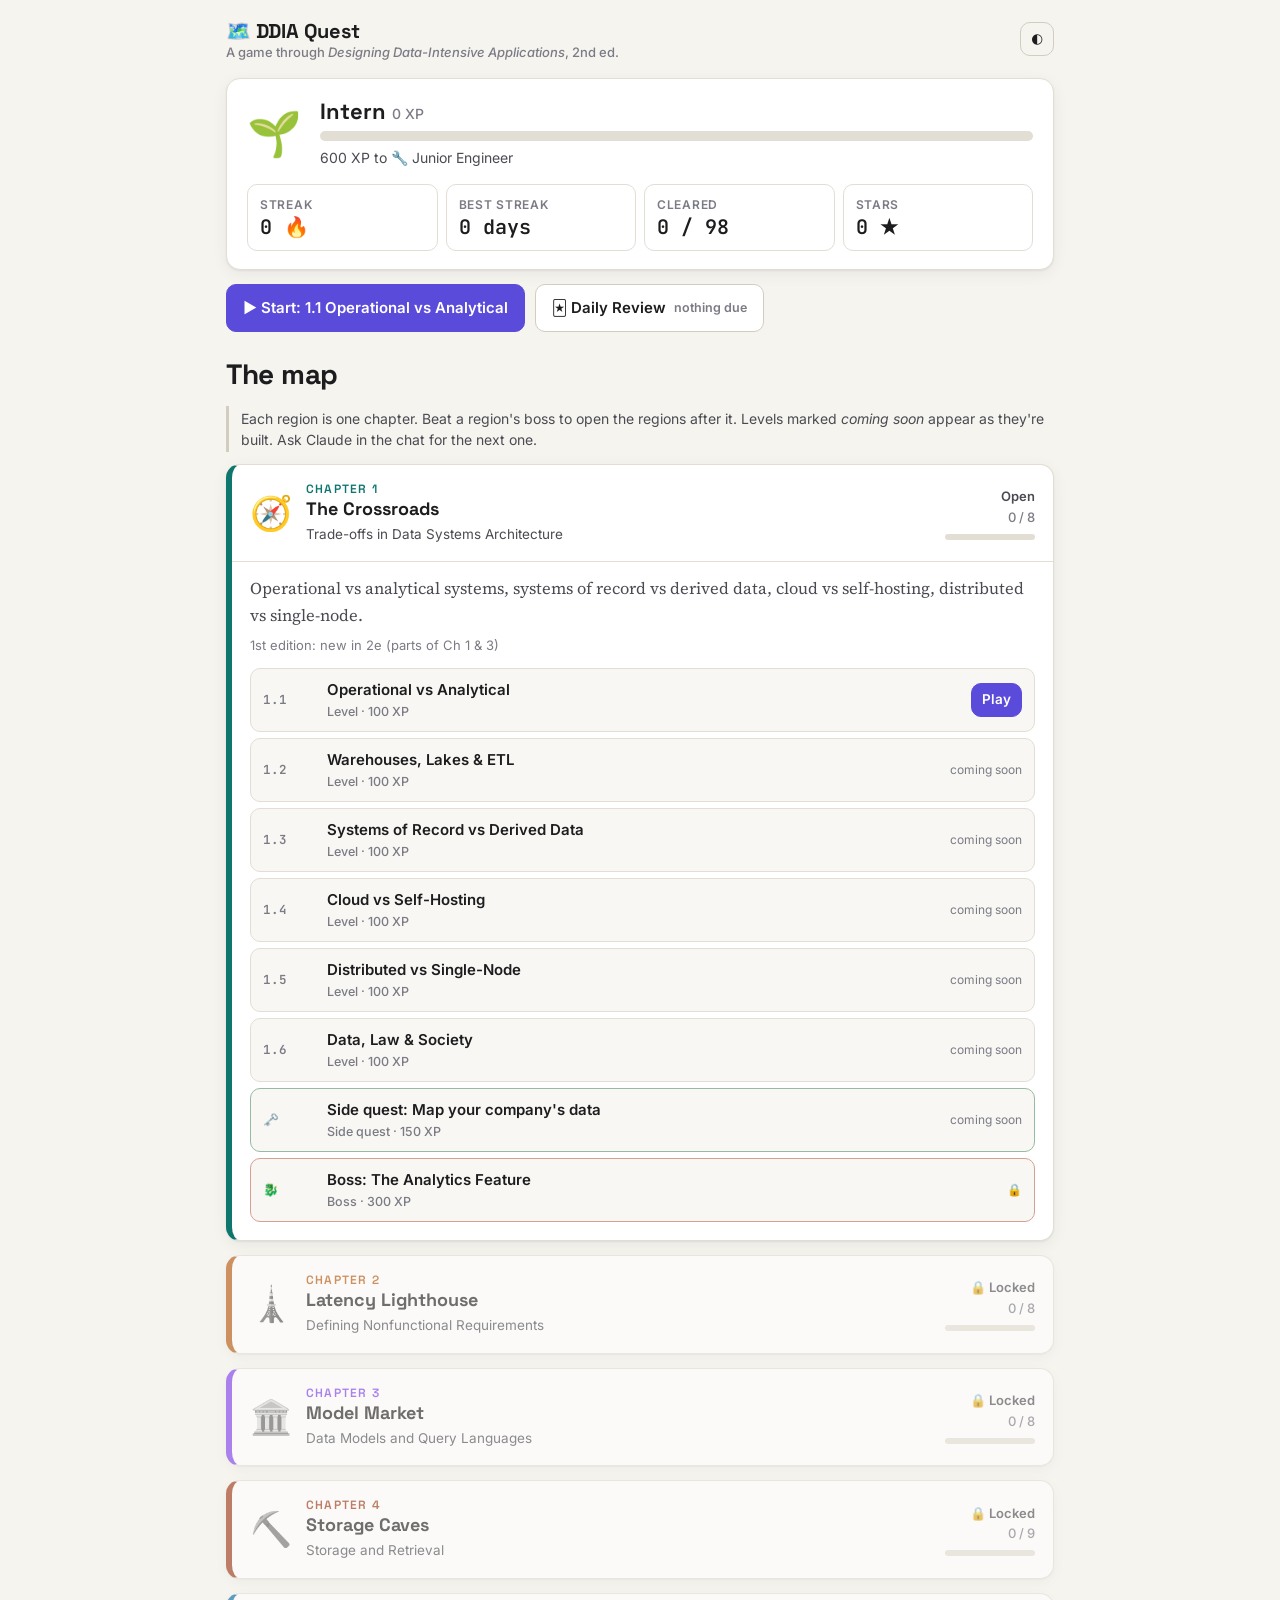
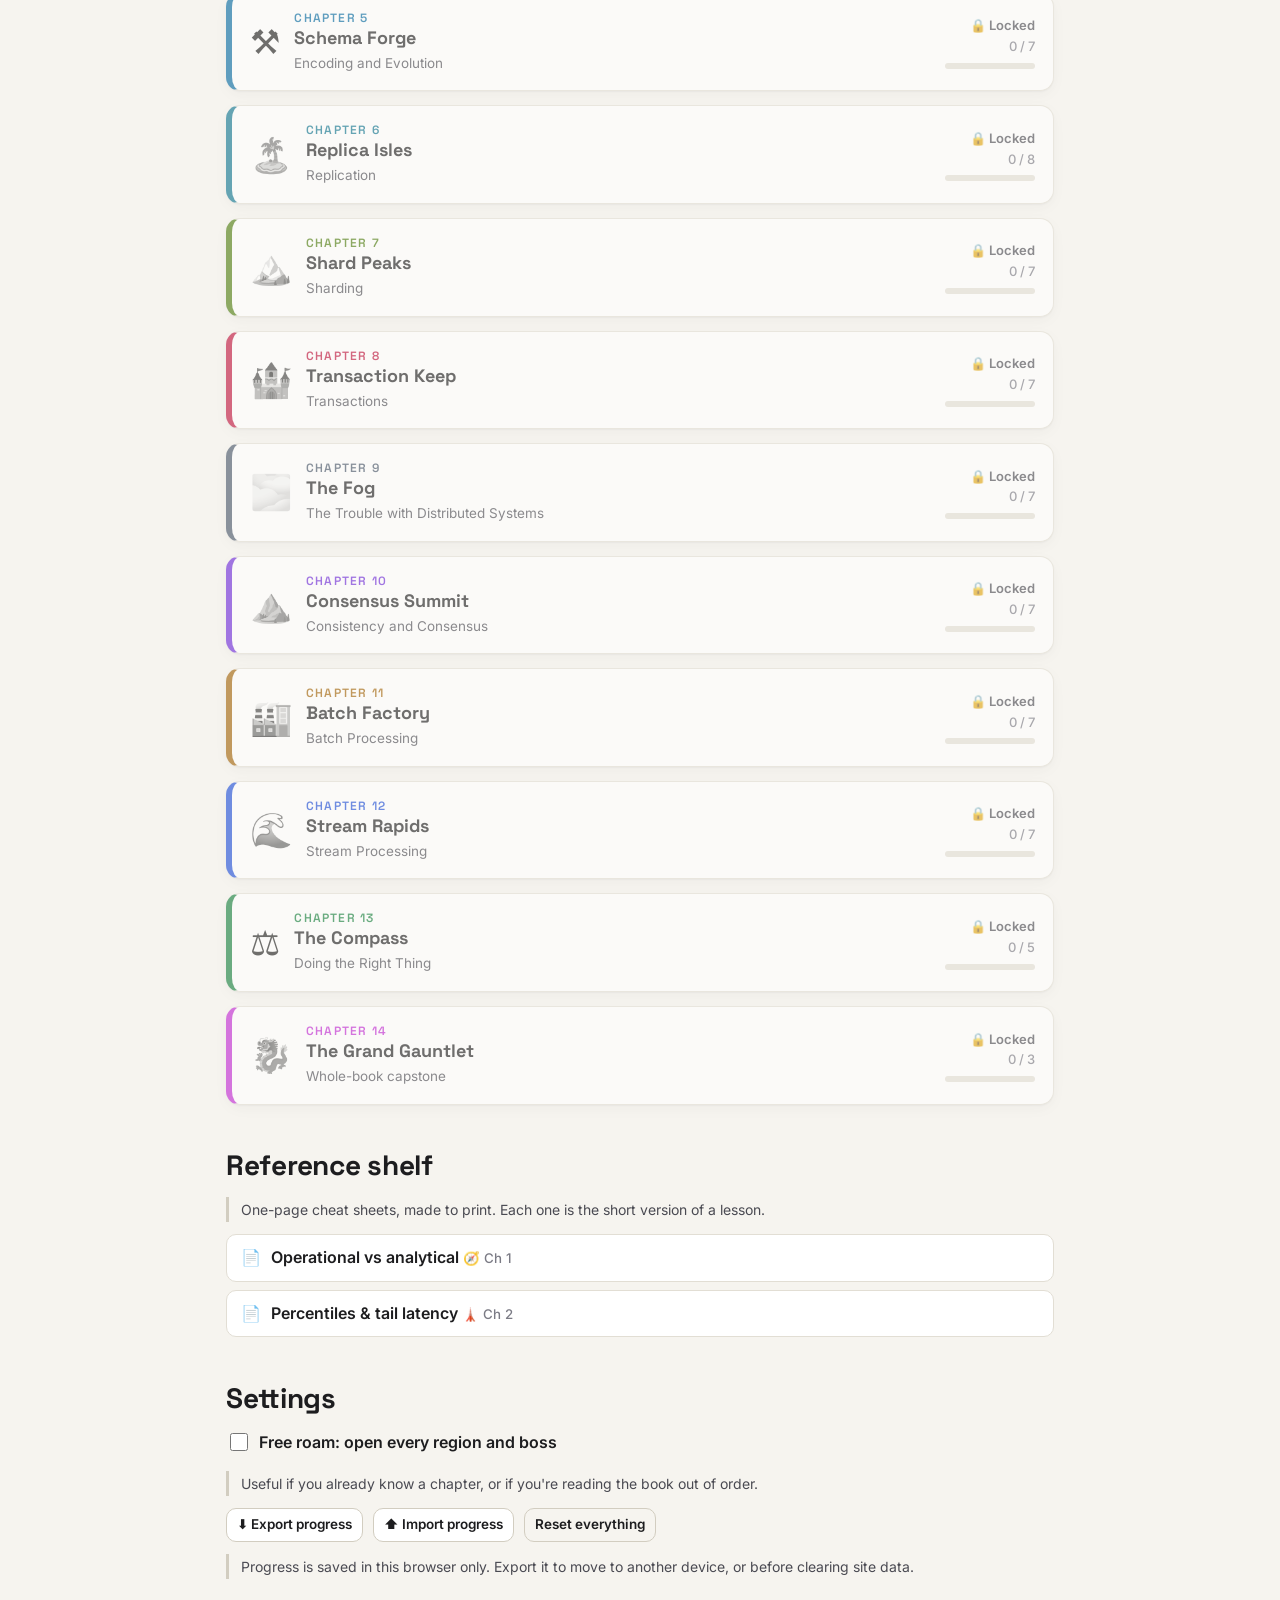
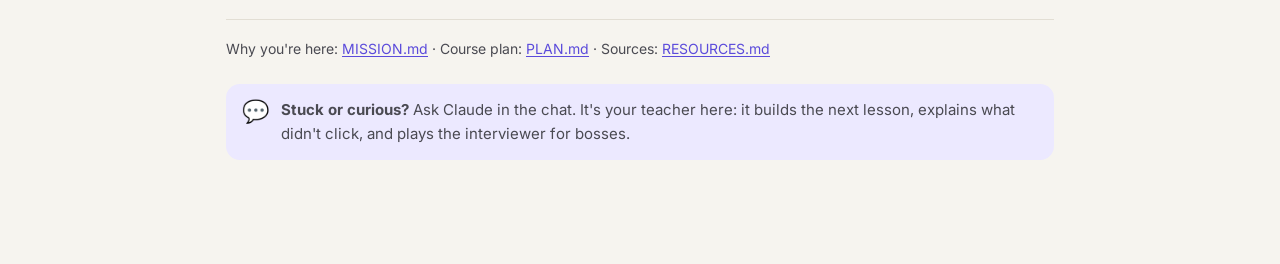
<file: index.html>
<!doctype html>
<html lang="en">
<head>
<meta charset="utf-8">
<meta name="viewport" content="width=device-width, initial-scale=1">
<title>DDIA Quest</title>
<link rel="stylesheet" href="assets/game.css">
<style>
  .m-top { display: flex; align-items: center; gap: 12px; padding: 18px 0 6px; }
  .m-logo { font: 700 20px var(--font-display); letter-spacing: -.01em; flex: 1; }
  .m-logo small { display: block; font: 500 13px var(--font-body); color: var(--ink-3); letter-spacing: 0; }

  .m-player { display: grid; grid-template-columns: auto 1fr; gap: 6px 18px; align-items: center; background: var(--surface); border: 1px solid var(--line); border-radius: var(--radius); padding: 18px 20px; box-shadow: var(--shadow); margin: 12px 0 14px; }
  .m-rank-icon { font-size: 44px; line-height: 1; grid-row: span 2; }
  .m-rank-name { font: 700 22px var(--font-display); }
  .m-rank-name small { font: 500 14px var(--font-body); color: var(--ink-3); margin-left: 6px; }
  .m-stats { grid-column: 1 / -1; display: grid; grid-template-columns: repeat(auto-fit, minmax(110px, 1fr)); gap: 8px; margin-top: 10px; }
  .m-stats .q-metric .v { font-size: 20px; }

  .m-actions { display: flex; flex-wrap: wrap; gap: 10px; margin: 0 0 26px; }
  .m-actions .q-btn { min-height: 48px; }
  .m-badge { background: var(--bad); color: #fff; border-radius: 999px; font-size: 12px; padding: 1px 8px; }

  .m-trail { position: relative; display: grid; gap: 14px; }
  .m-region { background: var(--surface); border: 1px solid var(--line); border-radius: var(--radius); box-shadow: var(--shadow); overflow: hidden; border-left: 6px solid var(--rc); }
  .m-region > summary { list-style: none; cursor: pointer; display: grid; grid-template-columns: auto 1fr auto; gap: 4px 14px; align-items: center; padding: 16px 18px; }
  .m-region > summary::-webkit-details-marker { display: none; }
  .m-region .m-icon { font-size: 34px; line-height: 1; grid-row: span 2; }
  .m-region .m-name { font: 700 18px var(--font-display); }
  .m-region .m-name small { font: 600 12px var(--font-display); letter-spacing: .1em; text-transform: uppercase; color: var(--rc); display: block; }
  .m-region .m-book { font-size: 13.5px; color: var(--ink-2); grid-column: 2; }
  .m-region .m-status { grid-row: span 2; text-align: right; font-size: 13px; font-weight: 600; color: var(--ink-2); white-space: nowrap; }
  .m-region .m-bar { height: 6px; width: 90px; border-radius: 999px; background: var(--line); overflow: hidden; margin-top: 6px; margin-left: auto; }
  .m-region .m-bar i { display: block; height: 100%; background: var(--rc); }
  .m-region.locked { opacity: .62; }
  .m-region.locked .m-icon { filter: grayscale(1); }
  .m-region[open] > summary { border-bottom: 1px solid var(--line); }
  .m-body { padding: 14px 18px 18px; }
  .m-blurb { font-family: var(--font-prose); font-size: 16.5px; color: var(--ink-2); margin: 0 0 6px; }
  .m-ed1 { font-size: 13px; color: var(--ink-3); margin: 0 0 12px; }
  .m-pl { display: inline-block; font: 600 11.5px var(--font-display); letter-spacing: .05em; text-transform: uppercase; padding: 2px 8px; border-radius: 999px; margin-left: 6px; vertical-align: middle; }
  .m-pl.known { background: var(--good-soft); color: var(--good); }
  .m-pl.mixed { background: var(--warn-soft); color: var(--warn); }
  .m-pl.new { background: var(--bad-soft); color: var(--bad); }

  .m-levels { list-style: none; margin: 0; padding: 0; display: grid; gap: 6px; }
  .m-level { border: 1px solid var(--line); border-radius: 10px; background: var(--surface-2); }
  .m-level > details > summary { list-style: none; cursor: pointer; display: flex; align-items: center; gap: 10px; padding: 9px 12px; }
  .m-level > details > summary::-webkit-details-marker { display: none; }
  .m-level .m-lid { font: 600 12.5px var(--font-mono); color: var(--ink-3); width: 54px; flex: none; }
  .m-level .m-lt { flex: 1; font-weight: 600; font-size: 15px; min-width: 0; }
  .m-level .m-lt small { display: block; font-weight: 500; font-size: 12.5px; color: var(--ink-3); }
  .m-level .m-stars { font-size: 13px; letter-spacing: 1px; white-space: nowrap; }
  .m-level .m-tag { font-size: 12px; color: var(--ink-3); white-space: nowrap; }
  .m-level.boss { border-color: color-mix(in srgb, var(--bad) 40%, var(--line)); }
  .m-level.quest { border-color: color-mix(in srgb, var(--good) 40%, var(--line)); }
  .m-level.done { background: var(--good-soft); border-color: transparent; }
  .m-detail { padding: 0 12px 12px 76px; font-size: 14.5px; color: var(--ink-2); }
  .m-detail p { margin: 4px 0; }
  .m-detail b { color: var(--ink); }

  .m-settings { margin-top: 36px; }
  .m-settings .q-row { margin-top: 8px; }
  .m-switch { display: inline-flex; gap: 8px; align-items: center; font-weight: 600; cursor: pointer; }
  .m-switch input { width: 18px; height: 18px; accent-color: var(--accent); }
  .m-shelf { display: grid; gap: 8px; }
  .m-shelf a { display: flex; gap: 10px; align-items: center; padding: 10px 14px; border: 1px solid var(--line); border-radius: 10px; background: var(--surface); text-decoration: none; color: var(--ink); font-weight: 600; }
  .m-shelf a small { color: var(--ink-3); font-weight: 500; }

  @media (max-width: 560px) {
    .m-region > summary { grid-template-columns: auto 1fr; }
    .m-region .m-status { grid-row: auto; grid-column: 2; text-align: left; }
    .m-region .m-bar { margin-left: 0; }
    .m-detail { padding-left: 12px; }
    .m-level .m-lid { width: 42px; }
  }
</style>
</head>
<body>
<main class="q-wide" style="max-width:860px">
  <div class="m-top">
    <div class="m-logo">🗺️ DDIA Quest<small>A game through <em>Designing Data-Intensive Applications</em>, 2nd ed.</small></div>
    <button class="q-btn ghost small" id="theme" aria-label="Toggle light / dark">◐</button>
  </div>

  <section class="m-player" id="player" aria-live="polite"></section>
  <div class="m-actions" id="actions"></div>

  <h2 style="margin-top:8px">The map</h2>
  <p class="q-sidenote" style="margin-top:0">Each region is one chapter. Beat a region's boss to open the regions after it. Levels marked <em>coming soon</em> appear as they're built. Ask Claude in the chat for the next one.</p>
  <div class="m-trail" id="trail"></div>

  <section class="m-settings">
    <h2>Reference shelf</h2>
    <p class="q-sidenote" style="margin-top:0">One-page cheat sheets, made to print. Each one is the short version of a lesson.</p>
    <div class="m-shelf" id="shelf"></div>

    <h2>Settings</h2>
    <label class="m-switch"><input type="checkbox" id="free"> Free roam: open every region and boss</label>
    <p class="q-sidenote">Useful if you already know a chapter, or if you're reading the book out of order.</p>
    <div class="q-row">
      <button class="q-btn small" id="export">⬇️ Export progress</button>
      <label class="q-btn small" style="cursor:pointer">⬆️ Import progress<input type="file" id="import" accept="application/json,.json" hidden></label>
      <button class="q-btn small ghost" id="reset">Reset everything</button>
    </div>
    <p class="q-sidenote">Progress is saved in this browser only. Export it to move to another device, or before clearing site data.</p>
  </section>

  <footer class="q-foot">
    <nav><span>Why you're here: <a href="MISSION.md">MISSION.md</a> · Course plan: <a href="PLAN.md">PLAN.md</a> · Sources: <a href="RESOURCES.md">RESOURCES.md</a></span></nav>
    <div class="q-ask"><span class="q-ask-icon">💬</span><div><b>Stuck or curious?</b> Ask Claude in the chat. It's your teacher here: it builds the next lesson, explains what didn't click, and plays the interviewer for bosses.</div></div>
  </footer>
</main>

<script src="assets/game.js" data-root=""></script>
<script>
(function () {
  const { h } = Quest;
  const TYPE = { level: "📘", boss: "🐉", quest: "🗝️", placement: "🎯" };
  const TYPE_NAME = { level: "Level", boss: "Boss", quest: "Side quest", placement: "Placement" };
  // Reference sheets that exist so far. Add one line per sheet as they're written.
  const SHELF = [
    { href: "reference/ch01-operational-vs-analytical.html", title: "Operational vs analytical", region: "🧭 Ch 1" },
    { href: "reference/ch02-percentiles.html", title: "Percentiles & tail latency", region: "🗼 Ch 2" },
  ];

  document.getElementById("theme").addEventListener("click", () => {
    const cur = document.documentElement.getAttribute("data-theme");
    const dark = cur ? cur === "dark" : matchMedia("(prefers-color-scheme: dark)").matches;
    Quest.theme(dark ? "light" : "dark");
  });

  function stars(n) { return "★".repeat(n) + "☆".repeat(3 - n); }

  function renderPlayer(s) {
    const all = Object.values(Quest.content.levels);
    const done = all.filter((l) => s.done[l.id]);
    const starCount = done.reduce((a, l) => a + (s.done[l.id].stars || 0), 0);
    const rank = Quest.rankFor(s.xp);
    const streakAlive = s.lastDay === Quest.today() || s.lastDay === Quest.today(-1);
    const el = document.getElementById("player");
    el.innerHTML = "";
    const bar = h("i");
    el.append(
      h("div", { class: "m-rank-icon", text: rank.icon }),
      h("div", { class: "m-rank-name" }, [rank.name, h("small", { text: s.xp + " XP" })]),
      h("div", {}, [
        h("div", { class: "q-rank-bar" }, [bar]),
        h("div", { class: "q-sidenote", style: "border:0;padding:0;margin:6px 0 0", text: rank.next ? (rank.next.xp - s.xp) + " XP to " + rank.next.icon + " " + rank.next.name : "Top rank reached." }),
      ]),
      h("div", { class: "m-stats" }, [
        Quest.metric("Streak", (streakAlive ? s.streak : 0) + " 🔥"),
        Quest.metric("Best streak", (s.bestStreak || 0) + " days"),
        Quest.metric("Cleared", done.length + " / " + all.length),
        Quest.metric("Stars", starCount + " ★"),
      ]),
    );
    setTimeout(() => (bar.style.width = Math.round(rank.pct * 100) + "%"), 50);
  }

  function renderActions(s) {
    const el = document.getElementById("actions");
    el.innerHTML = "";
    const next = Quest.nextLevel(s, { builtOnly: true });
    const due = Quest.dueCards().length;
    // While the open regions have no built lessons yet, offer the first built one anywhere as a preview.
    const preview = !next && Quest.content.regions.flatMap((r) => Quest.levelsOf(r.id)).find((l) => l.file && !s.done[l.id] && l.type !== "quest");
    if (next) el.append(h("a", { class: "q-btn primary", href: Quest.href(next) }, ["▶ " + (Object.keys(s.done).length ? "Continue: " : "Start: ") + next.id + " " + next.title]));
    else if (preview) el.append(h("a", { class: "q-btn primary", href: Quest.href(preview) }, ["▶ Preview: " + preview.id + " " + preview.title]));
    else el.append(h("span", { class: "q-btn", style: "cursor:default" }, ["✅ You've played every level built so far. Ask Claude for the next one."]));
    el.append(h("a", { class: "q-btn", href: "review.html" }, ["🃏 Daily Review", due ? h("span", { class: "m-badge", text: due + " due" }) : h("small", { style: "color:var(--ink-3)", text: "nothing due" })]));
  }

  function levelRow(l, s, regionOpen) {
    const rec = s.done[l.id];
    const open = regionOpen && Quest.levelOpen(l, s);
    const built = !!l.file;
    const li = h("li", { class: "m-level " + l.type + (rec ? " done" : "") });
    const d = h("details");
    let right;
    if (rec) right = h("span", { class: "m-stars", title: rec.stars + " of 3 stars", text: stars(rec.stars || 1) });
    else if (!open) right = h("span", { class: "m-tag", text: "🔒" });
    else if (!built) right = h("span", { class: "m-tag", text: "coming soon" });
    else right = h("a", { class: "q-btn primary small", href: Quest.href(l), onclick: (e) => e.stopPropagation() }, ["Play"]);
    d.append(h("summary", {}, [
      h("span", { class: "m-lid", text: l.type === "level" || l.type === "placement" ? l.id : TYPE[l.type] }),
      h("span", { class: "m-lt" }, [l.title, h("small", { text: TYPE_NAME[l.type] + " · " + l.xp + " XP" })]),
      right,
    ]));
    const det = h("div", { class: "m-detail" });
    if (l.skill) det.append(h("p", { html: "<b>Skill:</b> " + l.skill }));
    if (l.game) det.append(h("p", { html: "<b>Game:</b> " + l.game }));
    if (l.read) det.append(h("p", { html: "<b>Read:</b> " + l.read }));
    if (rec) det.append(h("p", { html: "<b>Best:</b> " + Math.round((rec.best || 0) * 100) + "% · played " + (rec.plays || 1) + "× · last " + rec.date }));
    if (rec && built) det.append(h("p", {}, [h("a", { href: Quest.href(l) }, ["Replay →"])]));
    d.append(det);
    li.append(d);
    return li;
  }

  function renderTrail(s) {
    const trail = document.getElementById("trail");
    const openIds = new Set(Array.from(trail.querySelectorAll("details.m-region[open]")).map((d) => d.id));
    trail.innerHTML = "";
    const want = location.hash.slice(1);
    const next = Quest.nextLevel(s);
    const pl = (s.placement && s.placement.summary) || {};
    Quest.content.regions.forEach((r) => {
      const lv = Quest.levelsOf(r.id);
      const ropen = Quest.regionOpen(r, s);
      const cleared = Quest.regionCleared(r.id, s);
      const doneN = lv.filter((l) => s.done[l.id]).length;
      const det = h("details", { class: "m-region" + (ropen ? "" : " locked"), id: r.id, style: "--rc: var(--r" + r.n + ")" });
      if (openIds.has(r.id) || want === r.id || (!want && !openIds.size && next && next.region === r.id)) det.open = true;
      const status = cleared ? "✅ Cleared" : ropen ? (doneN ? "In progress" : "Open") : "🔒 Locked";
      const plBadge = pl[r.id] ? h("span", { class: "m-pl " + pl[r.id], text: { known: "familiar", mixed: "partly known", new: "new to you" }[pl[r.id]] }) : null;
      const bar = h("i", { style: "width:" + (lv.length ? Math.round((doneN / lv.length) * 100) : 0) + "%" });
      det.append(h("summary", {}, [
        h("span", { class: "m-icon", text: r.icon }),
        h("div", { class: "m-name" }, [h("small", { text: "Chapter " + r.n }), r.name, plBadge]),
        h("div", { class: "m-status" }, [status, h("div", { style: "font-weight:500;color:var(--ink-3)", text: doneN + " / " + lv.length }), h("div", { class: "m-bar" }, [bar])]),
        h("div", { class: "m-book", text: r.book }),
      ]));
      const body = h("div", { class: "m-body" }, [
        h("p", { class: "m-blurb", text: r.blurb }),
        h("p", { class: "m-ed1", text: "1st edition: " + r.ed1 + (r.after && r.after.length ? " · Opens after: " + r.after.map((a) => "Ch " + parseInt(a.slice(2), 10)).join(", ") : "") }),
      ]);
      const ul = h("ul", { class: "m-levels" });
      lv.forEach((l) => ul.append(levelRow(l, s, ropen)));
      body.append(ul);
      det.append(body);
      trail.append(det);
    });
    if (want) { const t = document.getElementById(want); if (t) setTimeout(() => t.scrollIntoView({ block: "start" }), 50); }
  }

  function renderShelf() {
    const el = document.getElementById("shelf");
    el.innerHTML = "";
    SHELF.forEach((x) => el.append(h("a", { href: x.href }, ["📄", h("span", {}, [x.title, " ", h("small", { text: x.region })])])));
  }

  function renderAll() {
    const s = Quest.state();
    document.getElementById("free").checked = !!s.freeRoam;
    renderPlayer(s); renderActions(s); renderTrail(s); renderShelf();
  }

  document.getElementById("free").addEventListener("change", (e) => { Quest.setFreeRoam(e.target.checked); renderAll(); });
  document.getElementById("export").addEventListener("click", () => {
    const blob = new Blob([Quest.exportState()], { type: "application/json" });
    const a = h("a", { href: URL.createObjectURL(blob), download: "ddia-quest-progress-" + Quest.today() + ".json" });
    document.body.append(a); a.click(); a.remove();
  });
  document.getElementById("import").addEventListener("change", async (e) => {
    const f = e.target.files[0]; if (!f) return;
    try { Quest.importState(await f.text()); Quest.toast("Progress imported", "xp"); renderAll(); }
    catch (err) { Quest.toast("That file isn't a DDIA Quest export.", ""); }
    e.target.value = "";
  });
  document.getElementById("reset").addEventListener("click", () => {
    if (confirm("Erase all XP, stars, streaks and review cards in this browser? This can't be undone. Export first if unsure.")) { Quest.reset(); renderAll(); }
  });
  window.addEventListener("hashchange", renderAll);
  window.addEventListener("pageshow", (e) => { if (e.persisted) renderAll(); });

  Quest.loadContent().then(renderAll);
})();
</script>
</body>
</html>
</file>
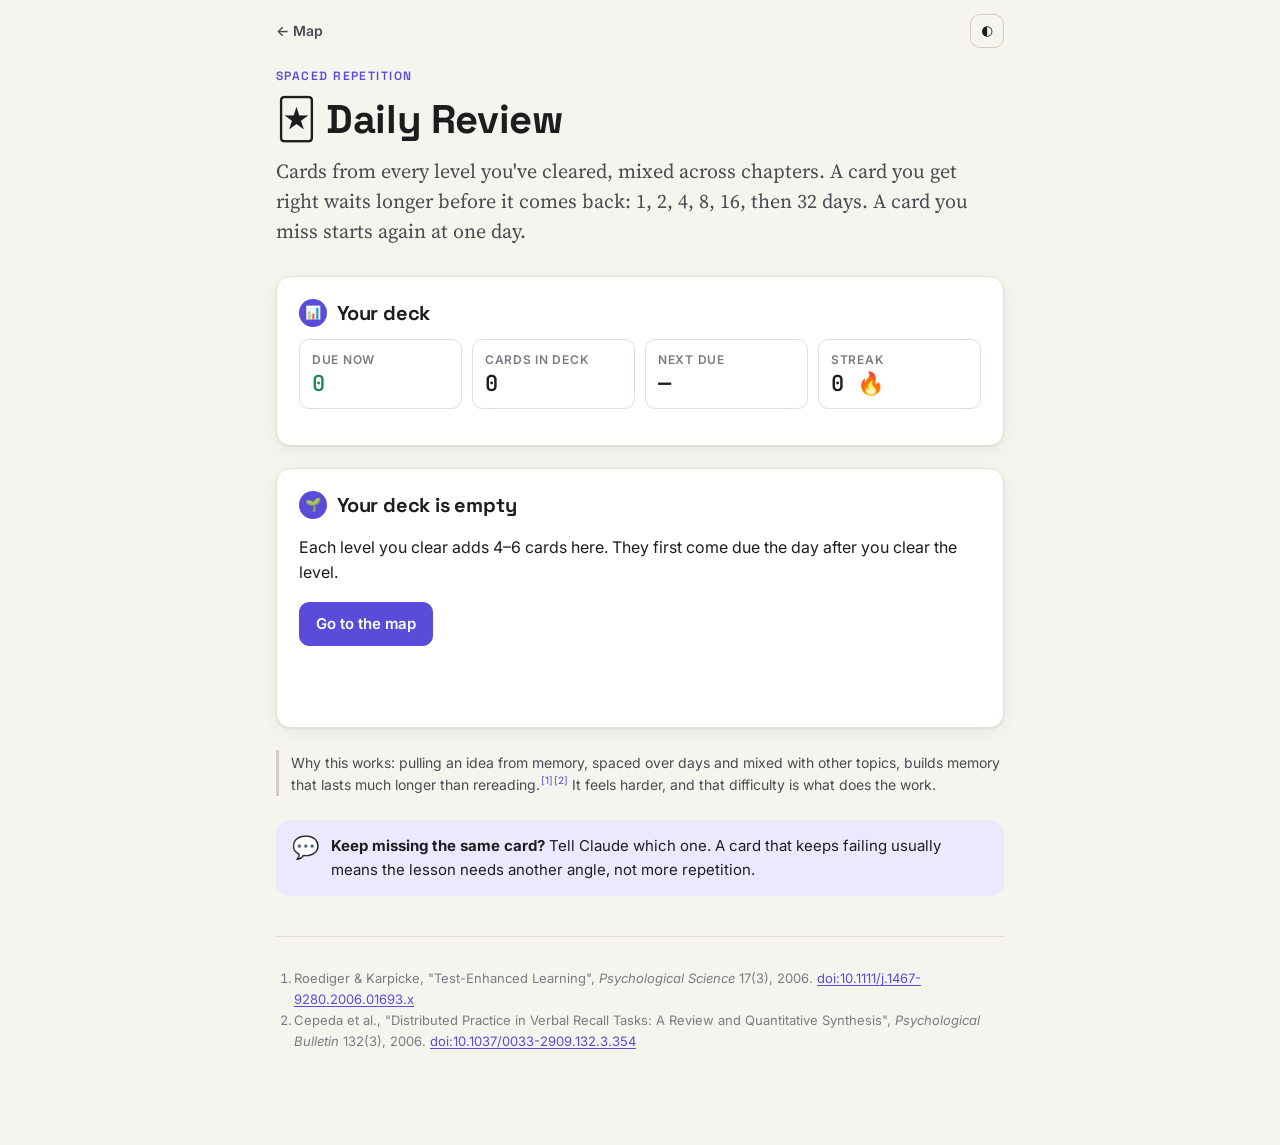
<file: review.html>
<!doctype html>
<html lang="en">
<head>
<meta charset="utf-8">
<meta name="viewport" content="width=device-width, initial-scale=1">
<title>Daily Review</title>
<link rel="stylesheet" href="assets/game.css">
<style>
  .r-top { display: flex; align-items: center; gap: 12px; padding: 14px 0; }
  .r-top a { text-decoration: none; color: var(--ink-2); font-weight: 600; font-size: 14px; }
  .r-top .sp { flex: 1; }
  .r-boxes { display: grid; grid-template-columns: repeat(6, 1fr); gap: 6px; align-items: end; height: 90px; margin: 10px 0 4px; }
  .r-boxes div { background: var(--accent-soft); border-radius: 6px 6px 0 0; position: relative; min-height: 4px; }
  .r-boxes div span { position: absolute; top: -18px; left: 0; right: 0; text-align: center; font: 600 12px var(--font-mono); color: var(--ink-2); }
  .r-box-labels { display: grid; grid-template-columns: repeat(6, 1fr); gap: 6px; font-size: 11.5px; color: var(--ink-3); text-align: center; }
  .r-card { min-height: 260px; }
  .r-from { display: flex; gap: 8px; align-items: center; flex-wrap: wrap; }
  .r-from .q-chip { font-size: 12px; }
</style>
</head>
<body>
<main class="q-wrap">
  <div class="r-top"><a href="index.html">← Map</a><span class="sp"></span><button class="q-btn ghost small" id="theme" aria-label="Toggle light / dark">◐</button></div>

  <header class="q-hero" style="padding-top:8px">
    <div class="q-kicker">Spaced repetition</div>
    <h1>🃏 Daily Review</h1>
    <p class="q-lede">Cards from every level you've cleared, mixed across chapters. A card you get right waits longer before it comes back: 1, 2, 4, 8, 16, then 32 days. A card you miss starts again at one day.</p>
  </header>

  <section class="q-step" id="deck-stats"></section>
  <section class="q-step r-card" id="session"></section>

  <p class="q-sidenote">Why this works: pulling an idea from memory, spaced over days and mixed with other topics, builds memory that lasts much longer than rereading.<a class="q-cite" href="#src-1">[1]</a><a class="q-cite" href="#src-2">[2]</a> It feels harder, and that difficulty is what does the work.</p>

  <div class="q-ask"><span class="q-ask-icon">💬</span><div><b>Keep missing the same card?</b> Tell Claude which one. A card that keeps failing usually means the lesson needs another angle, not more repetition.</div></div>

  <footer class="q-foot">
    <ol style="font-size:13px;color:var(--ink-3);padding-left:18px">
      <li id="src-1">Roediger &amp; Karpicke, "Test-Enhanced Learning", <em>Psychological Science</em> 17(3), 2006. <a href="https://journals.sagepub.com/doi/10.1111/j.1467-9280.2006.01693.x">doi:10.1111/j.1467-9280.2006.01693.x</a></li>
      <li id="src-2">Cepeda et al., "Distributed Practice in Verbal Recall Tasks: A Review and Quantitative Synthesis", <em>Psychological Bulletin</em> 132(3), 2006. <a href="https://doi.org/10.1037/0033-2909.132.3.354">doi:10.1037/0033-2909.132.3.354</a></li>
    </ol>
  </footer>
</main>

<script src="assets/game.js" data-root=""></script>
<script>
(function () {
  const { h } = Quest;
  const XP_PER_RIGHT = 5, SESSION_MAX = 20;
  const BOX_LABEL = ["", "1 day", "2 days", "4 days", "8 days", "16 days", "32 days"];

  document.getElementById("theme").addEventListener("click", () => {
    const cur = document.documentElement.getAttribute("data-theme");
    const dark = cur ? cur === "dark" : matchMedia("(prefers-color-scheme: dark)").matches;
    Quest.theme(dark ? "light" : "dark");
  });

  function renderStats() {
    const s = Quest.state();
    const all = Quest.dueCards({ all: true });
    const due = Quest.dueCards();
    const counts = [0, 0, 0, 0, 0, 0, 0];
    all.forEach((c) => counts[c.state.box]++);
    const max = Math.max(1, ...counts);
    const nextDue = all.filter((c) => c.state.due > Quest.today()).map((c) => c.state.due).sort()[0];
    const el = document.getElementById("deck-stats");
    el.innerHTML = "";
    el.append(
      h("div", { class: "q-step-head" }, [h("span", { class: "q-step-num", text: "📊" }), h("h2", { text: "Your deck" })]),
      h("div", { class: "q-metrics" }, [
        Quest.metric("Due now", String(due.length), due.length ? "warn" : "good"),
        Quest.metric("Cards in deck", String(all.length)),
        Quest.metric("Next due", nextDue || "—"),
        Quest.metric("Streak", (s.lastDay === Quest.today() || s.lastDay === Quest.today(-1) ? s.streak : 0) + " 🔥"),
      ]),
    );
    if (all.length) {
      const boxes = h("div", { class: "r-boxes", "aria-label": "Cards per box" });
      for (let b = 1; b <= 6; b++) boxes.append(h("div", { style: "height:" + Math.round((counts[b] / max) * 100) + "%" }, [h("span", { text: String(counts[b]) })]));
      const labels = h("div", { class: "r-box-labels" });
      for (let b = 1; b <= 6; b++) labels.append(h("div", { text: "Box " + b + " · " + BOX_LABEL[b] }));
      el.append(h("p", { class: "q-sidenote", text: "Cards move right each time you recall them. Box 6 means you know it well." }), boxes, labels);
    }
  }

  function session(cards, practice) {
    const el = document.getElementById("session");
    let i = 0, right = 0;
    const total = Math.min(cards.length, SESSION_MAX);
    cards = cards.slice(0, total);
    function next() {
      el.innerHTML = "";
      if (i >= total) return finish();
      const c = cards[i];
      const region = Quest.content.regions.find((r) => r.id === c.level.region);
      el.append(
        h("div", { class: "q-q-count", text: (practice ? "Practice · " : "") + "Card " + (i + 1) + " of " + total }),
        h("div", { class: "r-from" }, [h("span", { class: "q-chip", text: (region ? region.icon + " Ch " + region.n : "") + " · " + c.level.id + " " + c.level.title }), practice ? null : h("span", { class: "q-chip", text: "Box " + c.state.box })]),
      );
      const box = h("div");
      el.append(box);
      Quest.quiz(box, { ungraded: true, questions: [{ q: c.q, options: c.options, answer: c.answer, explain: c.explain }], onDone: (r) => {
        const ok = r === 1;
        if (ok) right++;
        if (!practice) {
          const st = Quest.gradeCard(c.id, ok);
          Quest.toast(ok ? "📦 → Box " + st.box + " · back in " + BOX_LABEL[st.box] : "↩️ Back to Box 1 · see it tomorrow", ok ? "xp" : "");
        }
        i++;
        setTimeout(next, 1100);
      } });
    }
    function finish() {
      const gain = practice ? 0 : right * XP_PER_RIGHT;
      const res = Quest.addXP(gain, practice ? "Practice" : "Daily Review");
      if (!practice && right === total) Quest.confetti(80);
      el.append(
        h("div", { class: "q-step-head" }, [h("span", { class: "q-step-num", text: "✓" }), h("h2", { text: practice ? "Practice done" : "Review done" })]),
        h("div", { class: "q-metrics" }, [Quest.metric("Recalled", right + " / " + total, right === total ? "good" : ""), Quest.metric("XP", "+" + gain), Quest.metric("Rank", res.rank.icon + " " + res.rank.name)]),
        h("p", { class: "q-sidenote", text: practice ? "Practice rounds don't move cards between boxes, so your schedule stays the same." : "Your streak counts today. Come back tomorrow for the cards that are due then." }),
        h("div", { class: "q-row" }, [h("a", { class: "q-btn primary", href: "index.html" }, ["Back to map"]), h("button", { class: "q-btn", onclick: start }, ["Check again"])]),
      );
      if (res.rankUp) Quest.toast(res.rank.icon + " Rank up: " + res.rank.name, "xp");
      renderStats();
    }
    next();
  }

  function start() {
    renderStats();
    const el = document.getElementById("session");
    el.innerHTML = "";
    const due = Quest.dueCards();
    const all = Quest.dueCards({ all: true });
    if (due.length) {
      el.append(
        h("div", { class: "q-step-head" }, [h("span", { class: "q-step-num", text: "▶" }), h("h2", { text: due.length + " card" + (due.length > 1 ? "s" : "") + " due" })]),
        h("p", { text: "Answer from memory before you look at the options too closely. " + (due.length > SESSION_MAX ? "This round covers the first " + SESSION_MAX + "." : "") }),
        h("div", { class: "q-row" }, [h("button", { class: "q-btn primary", onclick: () => session(due, false) }, ["Start review"])]),
      );
    } else if (all.length) {
      el.append(
        h("div", { class: "q-step-head" }, [h("span", { class: "q-step-num", text: "☕" }), h("h2", { text: "Nothing due right now" })]),
        h("p", { text: "Every card is waiting for its next review date. Waiting is part of the method: recalling a card just before you'd forget it is what makes it stick." }),
        h("div", { class: "q-row" }, [h("button", { class: "q-btn", onclick: () => session(Quest.shuffle(all), true) }, ["Practise anyway (schedule unchanged)"]), h("a", { class: "q-btn primary", href: "index.html" }, ["Back to map"])]),
      );
    } else {
      el.append(
        h("div", { class: "q-step-head" }, [h("span", { class: "q-step-num", text: "🌱" }), h("h2", { text: "Your deck is empty" })]),
        h("p", { text: "Each level you clear adds 4–6 cards here. They first come due the day after you clear the level." }),
        h("div", { class: "q-row" }, [h("a", { class: "q-btn primary", href: "index.html" }, ["Go to the map"])]),
      );
    }
  }

  Quest.loadContent().then(start);
})();
</script>
</body>
</html>
</file>
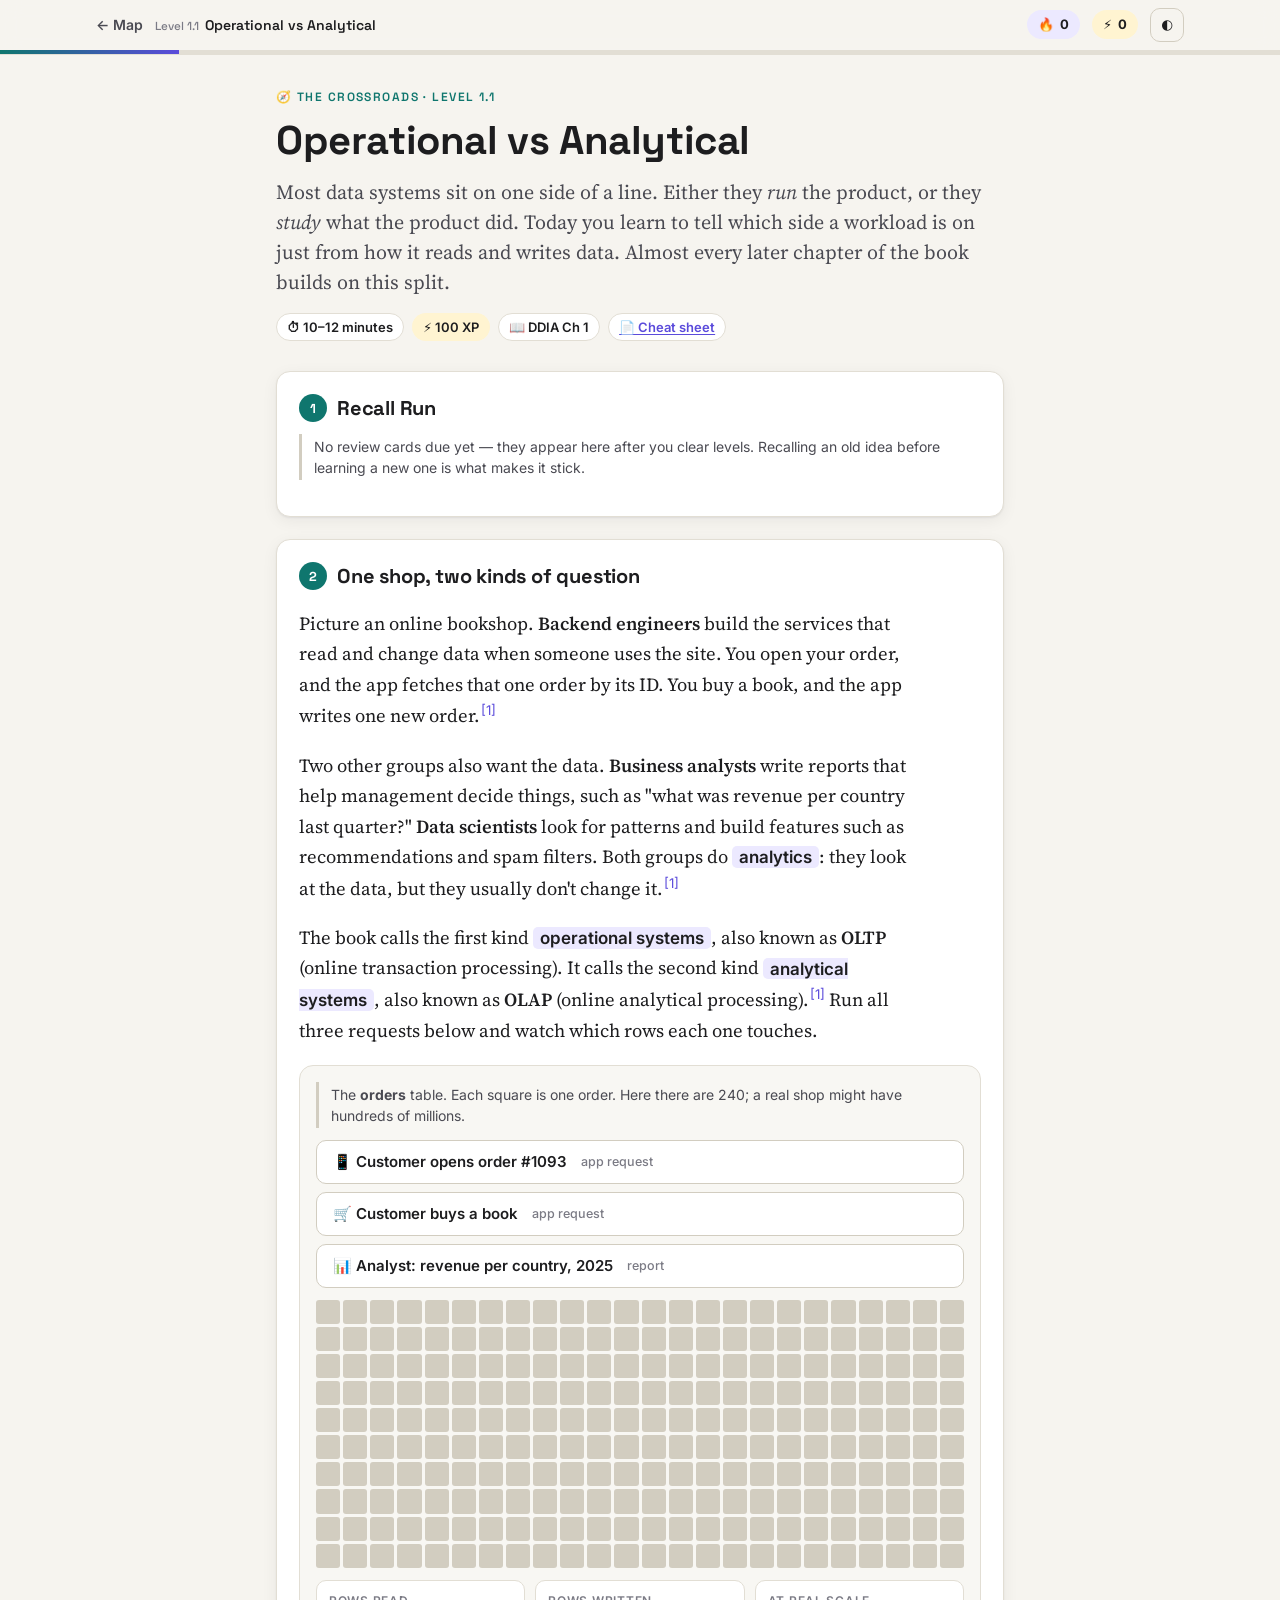
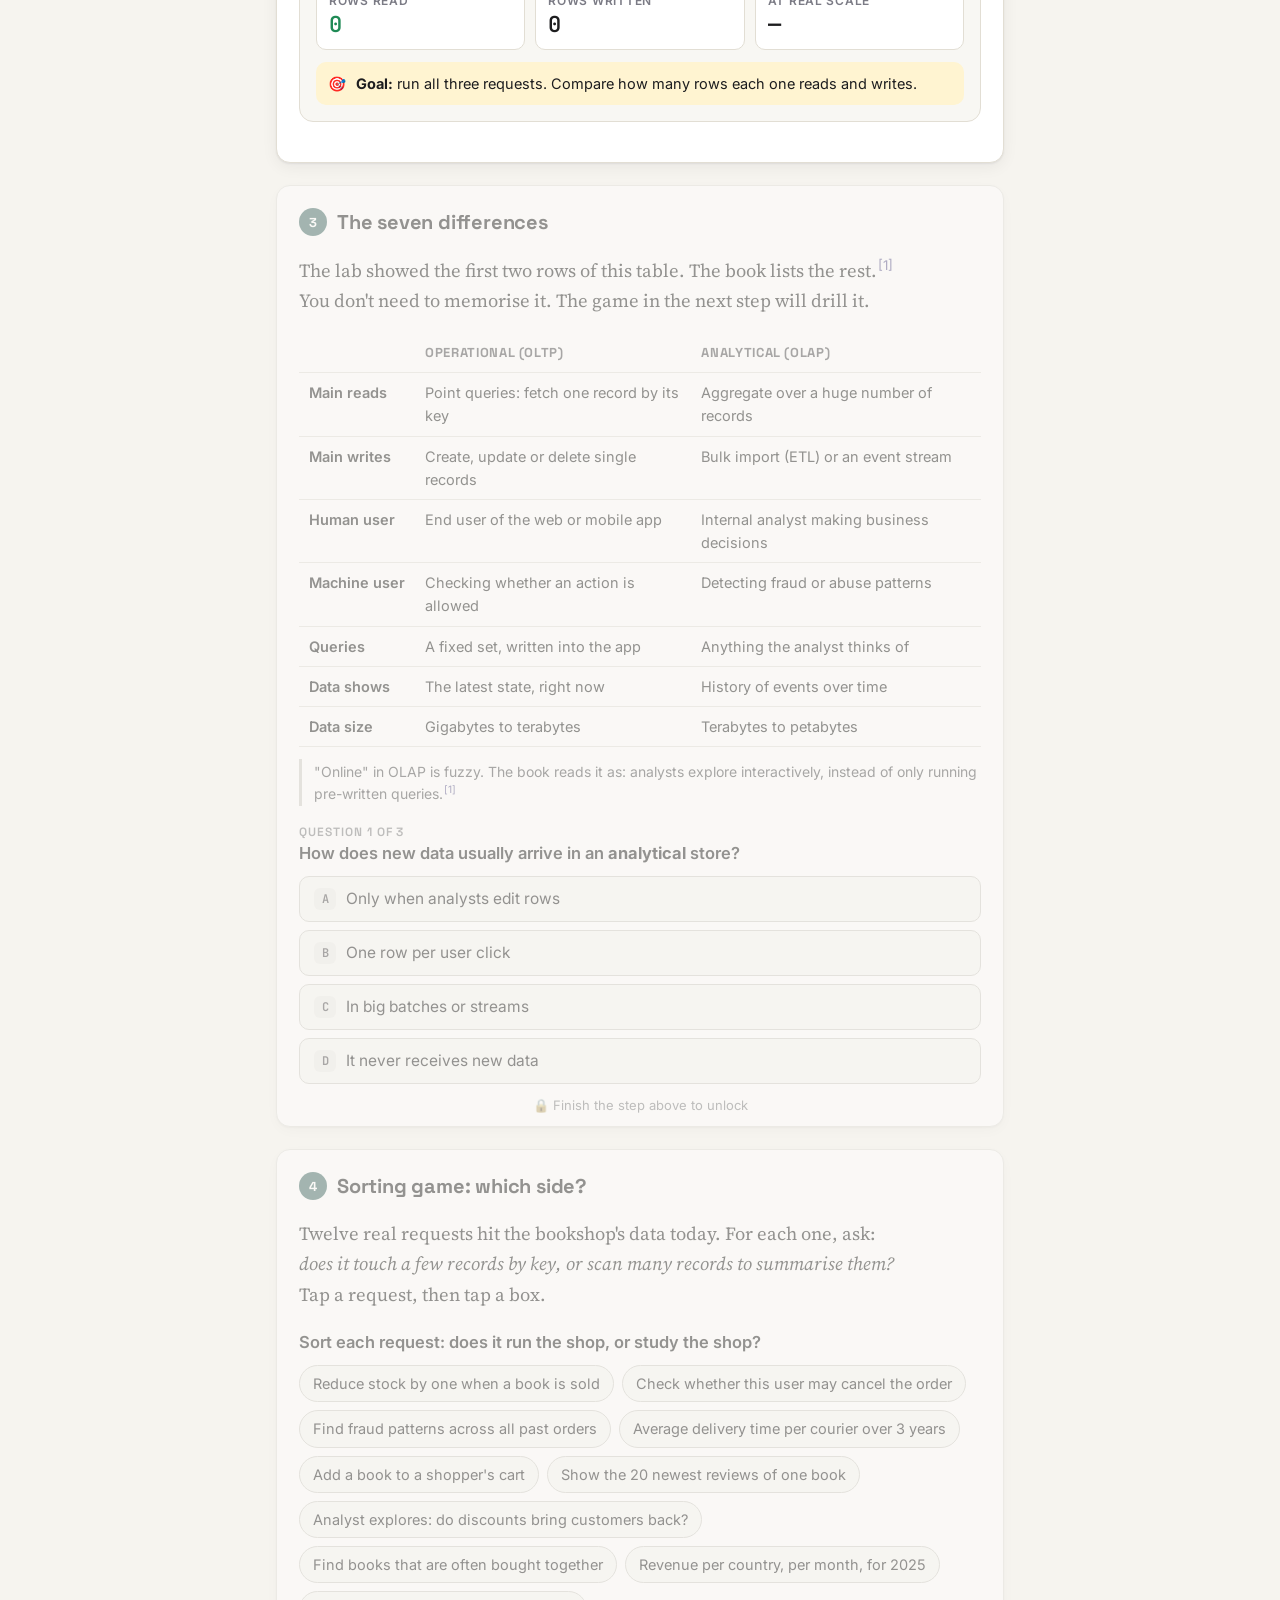
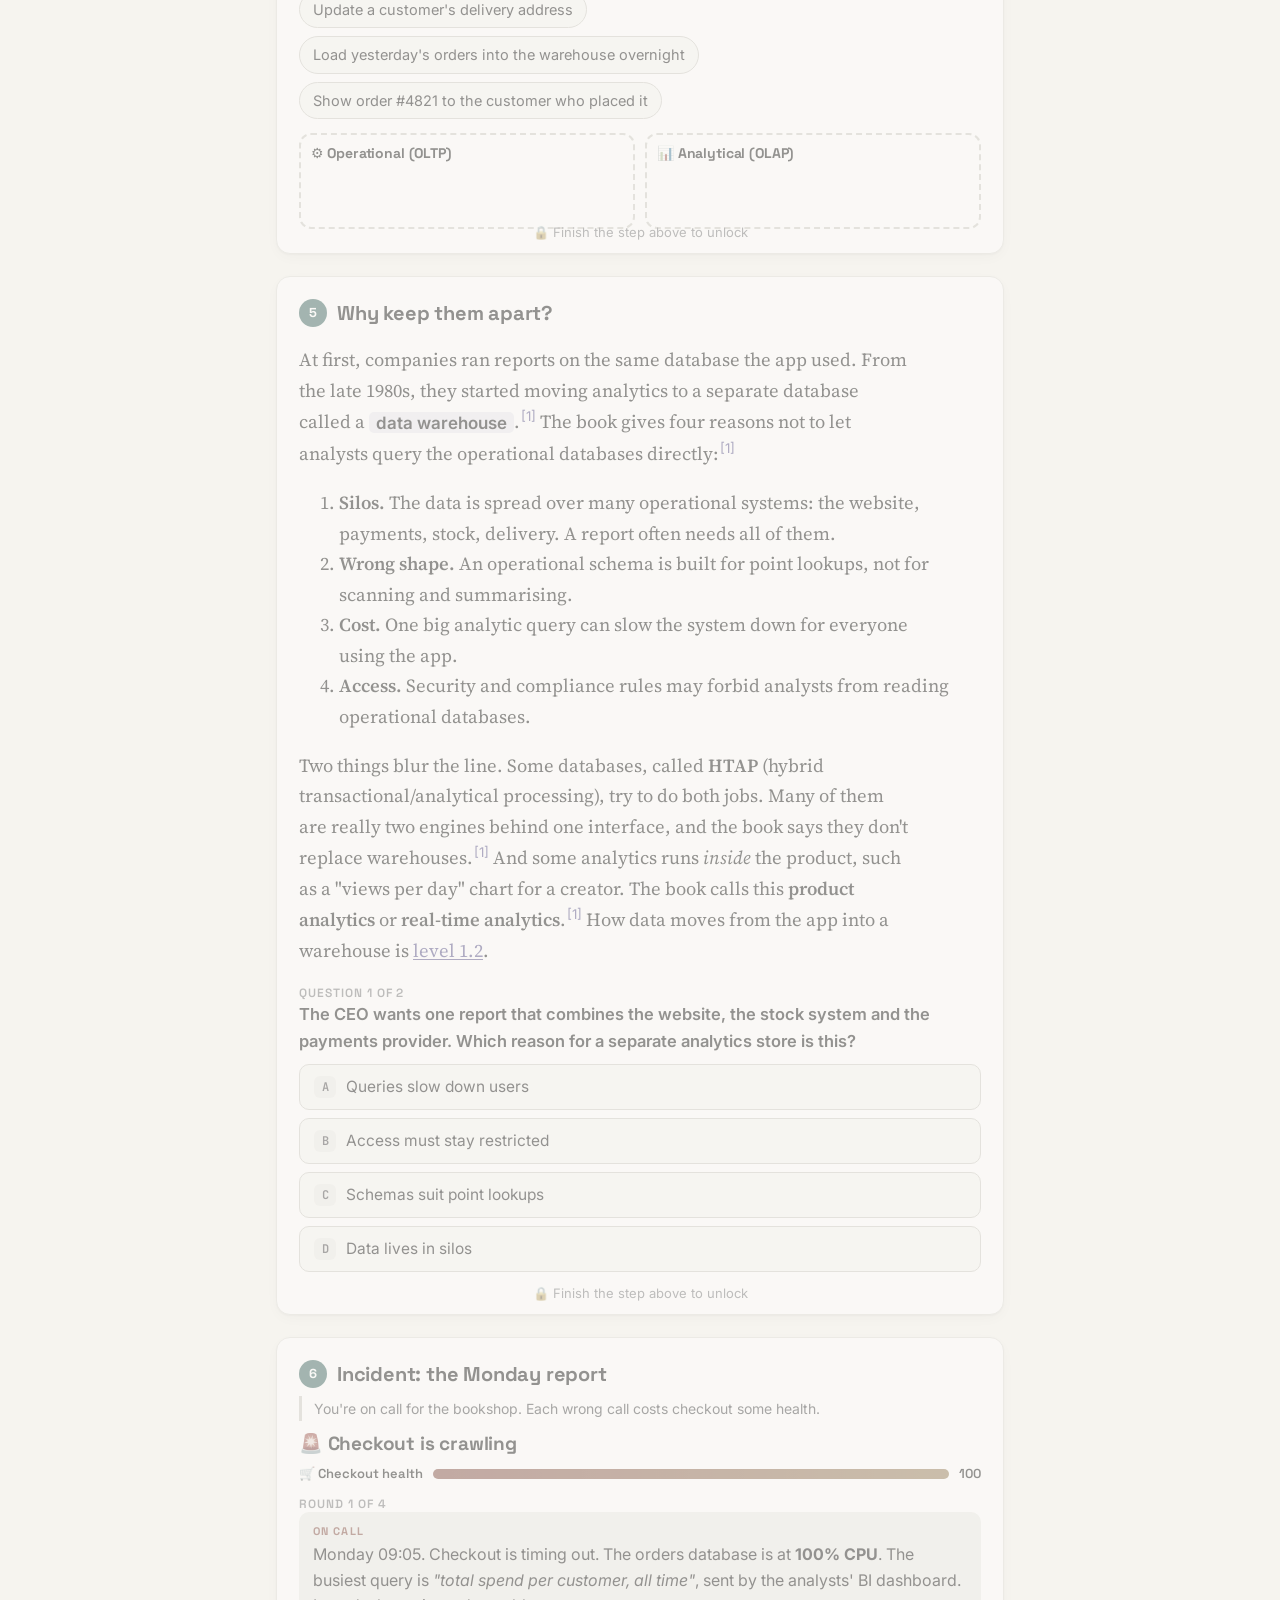
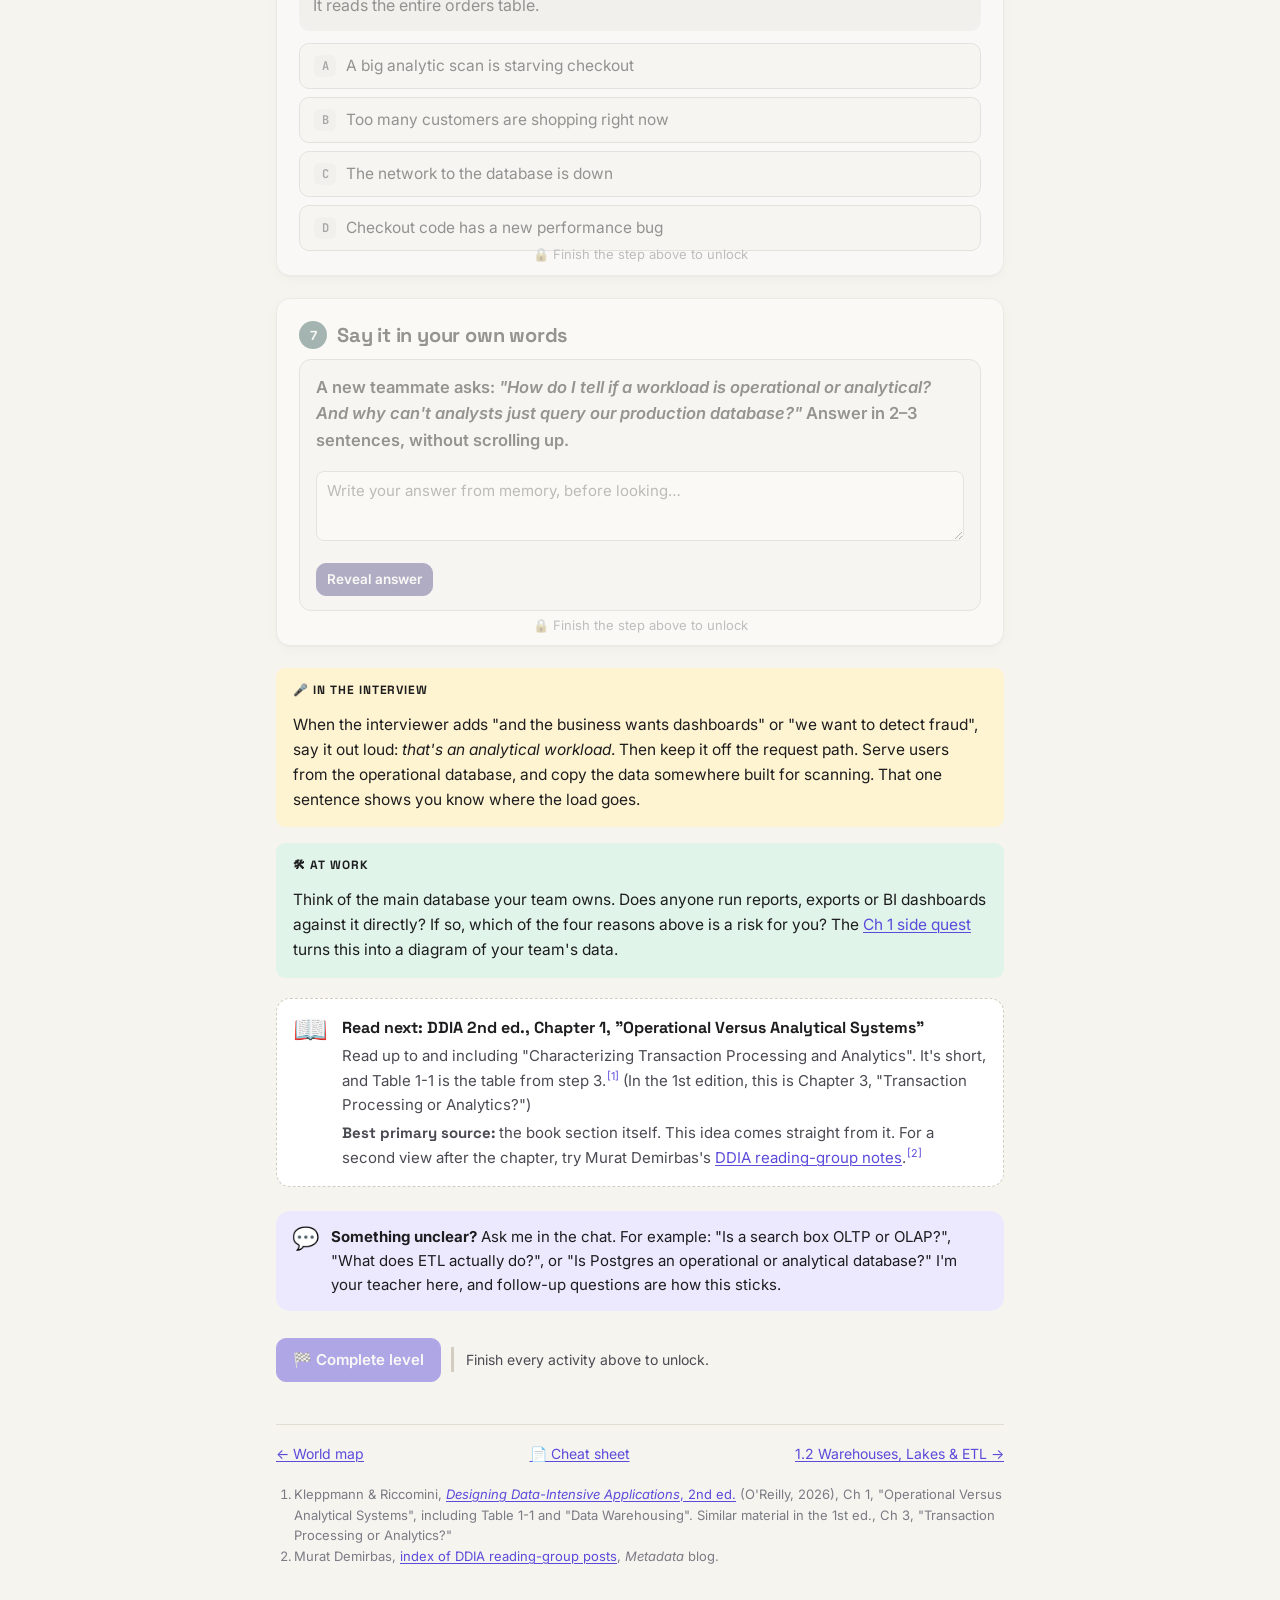
<file: lessons/0101-operational-vs-analytical.html>
<!doctype html>
<html lang="en">
<head>
<meta charset="utf-8">
<meta name="viewport" content="width=device-width, initial-scale=1">
<title>Operational vs Analytical</title>
<link rel="stylesheet" href="../assets/game.css">
<style>
  .rows { display: grid; grid-template-columns: repeat(24, 1fr); gap: 3px; margin: 12px 0 6px; }
  .rows i { aspect-ratio: 1; border-radius: 3px; background: var(--line-2); transition: background .15s, transform .15s; }
  .rows i.read { background: var(--accent); }
  .rows i.hit { background: var(--accent); transform: scale(1.35); box-shadow: 0 0 0 2px var(--accent-soft); }
  .rows i.write { background: var(--good); transform: scale(1.35); box-shadow: 0 0 0 2px var(--good-soft); }
  .runs { display: grid; gap: 8px; margin: 8px 0; }
  .runs .q-btn { justify-content: flex-start; text-align: left; }
  .runs .q-btn.ran { border-color: var(--good); }
  .runs .q-btn small { color: var(--ink-3); font-weight: 500; margin-left: 6px; }
  .cmp td:first-child { font-weight: 600; white-space: nowrap; }
  @media (max-width: 560px) { .cmp td:first-child { white-space: normal; } }
</style>
</head>
<body style="--region: var(--r1)">
<main class="q-wrap">

  <header class="q-hero">
    <div class="q-kicker">🧭 The Crossroads · Level 1.1</div>
    <h1>Operational vs Analytical</h1>
    <p class="q-lede">Most data systems sit on one side of a line. Either they <em>run</em> the product, or they <em>study</em> what the product did. Today you learn to tell which side a workload is on just from how it reads and writes data. Almost every later chapter of the book builds on this split.</p>
    <div class="q-meta"><span class="q-chip">⏱ 10–12 minutes</span><span class="q-chip xp">⚡ 100 XP</span><span class="q-chip">📖 DDIA Ch 1</span><a class="q-chip" href="../reference/ch01-operational-vs-analytical.html">📄 Cheat sheet</a></div>
  </header>

  <!-- 1 · Recall Run -->
  <section class="q-step">
    <div class="q-step-head"><span class="q-step-num">1</span><h2>Recall Run</h2></div>
    <div id="recall-run"></div>
  </section>

  <!-- 2 · Two kinds of question + rows lab -->
  <section class="q-step">
    <div class="q-step-head"><span class="q-step-num">2</span><h2>One shop, two kinds of question</h2></div>
    <div class="q-prose">
      <p>Picture an online bookshop. <strong>Backend engineers</strong> build the services that read and change data when someone uses the site. You open your order, and the app fetches that one order by its ID. You buy a book, and the app writes one new order.<a class="q-cite" href="#src-1">[1]</a></p>
      <p>Two other groups also want the data. <strong>Business analysts</strong> write reports that help management decide things, such as "what was revenue per country last quarter?" <strong>Data scientists</strong> look for patterns and build features such as recommendations and spam filters. Both groups do <span class="q-term">analytics</span>: they look at the data, but they usually don't change it.<a class="q-cite" href="#src-1">[1]</a></p>
      <p>The book calls the first kind <span class="q-term">operational systems</span>, also known as <strong>OLTP</strong> (online transaction processing). It calls the second kind <span class="q-term">analytical systems</span>, also known as <strong>OLAP</strong> (online analytical processing).<a class="q-cite" href="#src-1">[1]</a> Run all three requests below and watch which rows each one touches.</p>
    </div>
    <div class="q-sim" id="lab">
      <div class="q-sidenote" style="margin-top:0">The <b>orders</b> table. Each square is one order. Here there are 240; a real shop might have hundreds of millions.</div>
      <div class="runs">
        <button class="q-btn" id="run-view">📱 Customer opens order #1093<small>app request</small></button>
        <button class="q-btn" id="run-buy">🛒 Customer buys a book<small>app request</small></button>
        <button class="q-btn" id="run-report">📊 Analyst: revenue per country, 2025<small>report</small></button>
      </div>
      <div class="rows" id="rows" aria-hidden="true"></div>
      <div class="q-metrics" id="lab-metrics"></div>
      <div class="q-goal" id="lab-goal">🎯 <span><b>Goal:</b> run all three requests. Compare how many rows each one reads and writes.</span></div>
    </div>
  </section>

  <!-- 3 · The differences -->
  <section class="q-step locked">
    <div class="q-step-head"><span class="q-step-num">3</span><h2>The seven differences</h2></div>
    <div class="q-prose"><p>The lab showed the first two rows of this table. The book lists the rest.<a class="q-cite" href="#src-1">[1]</a> You don't need to memorise it. The game in the next step will drill it.</p></div>
    <table class="q-table cmp">
      <tr><th></th><th>Operational (OLTP)</th><th>Analytical (OLAP)</th></tr>
      <tr><td>Main reads</td><td>Point queries: fetch one record by its key</td><td>Aggregate over a huge number of records</td></tr>
      <tr><td>Main writes</td><td>Create, update or delete single records</td><td>Bulk import (ETL) or an event stream</td></tr>
      <tr><td>Human user</td><td>End user of the web or mobile app</td><td>Internal analyst making business decisions</td></tr>
      <tr><td>Machine user</td><td>Checking whether an action is allowed</td><td>Detecting fraud or abuse patterns</td></tr>
      <tr><td>Queries</td><td>A fixed set, written into the app</td><td>Anything the analyst thinks of</td></tr>
      <tr><td>Data shows</td><td>The latest state, right now</td><td>History of events over time</td></tr>
      <tr><td>Data size</td><td>Gigabytes to terabytes</td><td>Terabytes to petabytes</td></tr>
    </table>
    <p class="q-sidenote">"Online" in OLAP is fuzzy. The book reads it as: analysts explore interactively, instead of only running pre-written queries.<a class="q-cite" href="#src-1">[1]</a></p>
    <div id="table-quiz"></div>
  </section>

  <!-- 4 · Sorting game -->
  <section class="q-step locked">
    <div class="q-step-head"><span class="q-step-num">4</span><h2>Sorting game: which side?</h2></div>
    <div class="q-prose"><p>Twelve real requests hit the bookshop's data today. For each one, ask: <em>does it touch a few records by key, or scan many records to summarise them?</em> Tap a request, then tap a box.</p></div>
    <div id="sort"></div>
  </section>

  <!-- 5 · Why keep them apart -->
  <section class="q-step locked">
    <div class="q-step-head"><span class="q-step-num">5</span><h2>Why keep them apart?</h2></div>
    <div class="q-prose">
      <p>At first, companies ran reports on the same database the app used. From the late 1980s, they started moving analytics to a separate database called a <span class="q-term">data warehouse</span>.<a class="q-cite" href="#src-1">[1]</a> The book gives four reasons not to let analysts query the operational databases directly:<a class="q-cite" href="#src-1">[1]</a></p>
      <ol>
        <li><strong>Silos.</strong> The data is spread over many operational systems: the website, payments, stock, delivery. A report often needs all of them.</li>
        <li><strong>Wrong shape.</strong> An operational schema is built for point lookups, not for scanning and summarising.</li>
        <li><strong>Cost.</strong> One big analytic query can slow the system down for everyone using the app.</li>
        <li><strong>Access.</strong> Security and compliance rules may forbid analysts from reading operational databases.</li>
      </ol>
      <p>Two things blur the line. Some databases, called <strong>HTAP</strong> (hybrid transactional/analytical processing), try to do both jobs. Many of them are really two engines behind one interface, and the book says they don't replace warehouses.<a class="q-cite" href="#src-1">[1]</a> And some analytics runs <em>inside</em> the product, such as a "views per day" chart for a creator. The book calls this <strong>product analytics</strong> or <strong>real-time analytics</strong>.<a class="q-cite" href="#src-1">[1]</a> How data moves from the app into a warehouse is <a href="../index.html#ch01">level 1.2</a>.</p>
    </div>
    <div id="why-quiz"></div>
  </section>

  <!-- 6 · Incident -->
  <section class="q-step locked">
    <div class="q-step-head"><span class="q-step-num">6</span><h2>Incident: the Monday report</h2></div>
    <p class="q-sidenote" style="margin-top:0">You're on call for the bookshop. Each wrong call costs checkout some health.</p>
    <div id="incident"></div>
  </section>

  <!-- 7 · Free recall -->
  <section class="q-step locked">
    <div class="q-step-head"><span class="q-step-num">7</span><h2>Say it in your own words</h2></div>
    <div id="explain"></div>
  </section>

  <div class="q-callout interview"><span class="q-callout-title">🎤 In the interview</span>
    <p>When the interviewer adds "and the business wants dashboards" or "we want to detect fraud", say it out loud: <em>that's an analytical workload</em>. Then keep it off the request path. Serve users from the operational database, and copy the data somewhere built for scanning. That one sentence shows you know where the load goes.</p></div>
  <div class="q-callout work"><span class="q-callout-title">🛠 At work</span>
    <p>Think of the main database your team owns. Does anyone run reports, exports or BI dashboards against it directly? If so, which of the four reasons above is a risk for you? The <a href="../index.html#ch01">Ch 1 side quest</a> turns this into a diagram of your team's data.</p></div>

  <div class="q-read">
    <div class="q-read-icon">📖</div>
    <div><b>Read next: DDIA 2nd ed., Chapter 1, "Operational Versus Analytical Systems"</b>
      <p>Read up to and including "Characterizing Transaction Processing and Analytics". It's short, and Table 1-1 is the table from step 3.<a class="q-cite" href="#src-1">[1]</a> (In the 1st edition, this is Chapter 3, "Transaction Processing or Analytics?")</p>
      <p><b>Best primary source:</b> the book section itself. This idea comes straight from it. For a second view after the chapter, try Murat Demirbas's <a href="http://muratbuffalo.blogspot.com/2024/12/index-for-designing-data-intensive.html">DDIA reading-group notes</a>.<a class="q-cite" href="#src-2">[2]</a></p></div>
  </div>

  <div class="q-ask"><span class="q-ask-icon">💬</span><div><b>Something unclear?</b> Ask me in the chat. For example: "Is a search box OLTP or OLAP?", "What does ETL actually do?", or "Is Postgres an operational or analytical database?" I'm your teacher here, and follow-up questions are how this sticks.</div></div>

  <div id="q-finish"></div>

  <footer class="q-foot">
    <nav>
      <a href="../index.html#ch01">← World map</a>
      <a href="../reference/ch01-operational-vs-analytical.html">📄 Cheat sheet</a>
      <a href="../index.html#ch01">1.2 Warehouses, Lakes &amp; ETL →</a>
    </nav>
    <ol style="font-size:13px;color:var(--ink-3);margin-top:18px;padding-left:18px">
      <li id="src-1">Kleppmann &amp; Riccomini, <a href="https://www.oreilly.com/library/view/designing-data-intensive-applications/9781098119058/"><em>Designing Data-Intensive Applications</em>, 2nd ed.</a> (O'Reilly, 2026), Ch 1, "Operational Versus Analytical Systems", including Table 1-1 and "Data Warehousing". Similar material in the 1st ed., Ch 3, "Transaction Processing or Analytics?"</li>
      <li id="src-2">Murat Demirbas, <a href="http://muratbuffalo.blogspot.com/2024/12/index-for-designing-data-intensive.html">index of DDIA reading-group posts</a>, <em>Metadata</em> blog.</li>
    </ol>
  </footer>
</main>

<script src="../assets/game.js" data-root="../"></script>
<script>
(function () {
  const L = Quest.lesson({ id: "1.1", region: "ch01", title: "Operational vs Analytical" });

  /* ---------- 1 · Recall Run ---------- */
  Quest.recallRun("#recall-run", { count: 3 });

  /* ---------- 2 · Rows lab ---------- */
  const N = 240, ORDER = 117;
  const grid = document.getElementById("rows");
  for (let i = 0; i < N; i++) grid.append(document.createElement("i"));
  const cells = Array.from(grid.children);
  const labUnit = L.register(document.getElementById("lab"));
  const ran = new Set();
  const buttons = { view: document.getElementById("run-view"), buy: document.getElementById("run-buy"), report: document.getElementById("run-report") };
  let busy = false;

  function metrics(read, written, note) {
    const met = document.getElementById("lab-metrics");
    met.innerHTML = "";
    met.append(Quest.metric("Rows read", read.toLocaleString("en-US"), read > 10 ? "bad" : "good"));
    met.append(Quest.metric("Rows written", written.toLocaleString("en-US")));
    met.append(Quest.metric("At real scale", note));
  }
  function clear() { cells.forEach((c) => (c.className = "")); }
  function done(which) {
    busy = false;
    ran.add(which);
    buttons[which].classList.add("ran");
    Object.values(buttons).forEach((b) => (b.disabled = false));
    if (ran.size === 3 && !labUnit.reached) {
      labUnit.reached = true;
      const g = document.getElementById("lab-goal");
      g.classList.add("done");
      g.innerHTML = "✅ <span><b>Goal reached.</b> The two app requests each touched <b>one</b> row, found by its key, and one of them wrote. The report read <b>every</b> row and wrote nothing. That difference in access pattern is what separates operational from analytical.</span>";
      Quest.toast("🎯 Lab goal reached", "xp");
      labUnit.complete();
    }
  }
  function run(which) {
    if (busy) return;
    busy = true;
    Object.values(buttons).forEach((b) => (b.disabled = true));
    clear();
    if (which === "view") {
      cells[ORDER].classList.add("hit");
      metrics(1, 0, "still 1 row");
      setTimeout(() => done("view"), 500);
    } else if (which === "buy") {
      cells[N - 1].classList.add("write");
      metrics(0, 1, "still 1 row");
      setTimeout(() => done("buy"), 500);
    } else {
      let i = 0;
      const step = () => {
        for (let k = 0; k < 12 && i < N; k++, i++) cells[i].classList.add("read");
        metrics(i, 0, "~100 million rows");
        if (i < N) setTimeout(step, 40); else done("report");
      };
      step();
    }
  }
  buttons.view.addEventListener("click", () => run("view"));
  buttons.buy.addEventListener("click", () => run("buy"));
  buttons.report.addEventListener("click", () => run("report"));
  metrics(0, 0, "—");

  /* ---------- 3 · Table quiz ---------- */
  Quest.quiz("#table-quiz", { questions: [
    { q: "How does new data usually arrive in an <b>analytical</b> store?", options: ["In big batches or streams", "One row per user click", "Only when analysts edit rows", "It never receives new data"], answer: 0,
      explain: "Analytical systems are fed by bulk imports (ETL) or by an event stream, not by users clicking buttons.<a class='q-cite' href='#src-1'>[1]</a>" },
    { q: "Why does an analytical store keep <b>history</b>, not just the current state?", options: ["Trends need what happened over time", "Current values take too much space", "History makes single-row lookups much faster", "Regulators forbid storing only current values"], answer: 0,
      explain: "Questions like \"how did sales change since last year?\" need the past. The operational database only has to know what is true right now." },
    { q: "Why don't operational apps let users type their own SQL?", options: ["It risks data leaks and slowdowns", "SQL cannot express point queries well", "Users would get answers too quickly", "Operational databases do not support SQL"], answer: 0,
      explain: "Free-form queries could read data the user shouldn't see, and one expensive query could slow the app for everyone. So apps run a fixed set of queries. Analysts get free-form SQL on a separate system.<a class='q-cite' href='#src-1'>[1]</a>" },
  ] });

  /* ---------- 4 · Sorting game ---------- */
  Quest.classify("#sort", {
    prompt: "Sort each request: does it run the shop, or study the shop?",
    buckets: [{ id: "oltp", label: "⚙️ Operational (OLTP)" }, { id: "olap", label: "📊 Analytical (OLAP)" }],
    items: [
      { text: "Show order #4821 to the customer who placed it", bucket: "oltp", explain: "One order, looked up by its ID, for an end user.", hint: "How many orders does it read, and how does it find them?" },
      { text: "Add a book to a shopper's cart", bucket: "oltp", explain: "Writes one record, triggered by a user action.", hint: "How many records does it change, and who triggered it?" },
      { text: "Check whether this user may cancel the order", bucket: "oltp", explain: "Checking whether an action is allowed is the book's example of operational machine use.", hint: "It's a quick yes/no check while the user waits." },
      { text: "Reduce stock by one when a book is sold", bucket: "oltp", explain: "Updates a single record as part of a purchase.", hint: "How many records does it change?" },
      { text: "Update a customer's delivery address", bucket: "oltp", explain: "Changes one record: the latest state of this customer.", hint: "Is it about now, or about history?" },
      { text: "Show the 20 newest reviews of one book", bucket: "oltp", explain: "A fixed query in the app, fetching a few records for one key (the book's ID).", hint: "Is this query written into the app, and does it read many records?" },
      { text: "Revenue per country, per month, for 2025", bucket: "olap", explain: "Adds up a whole year of orders. A classic report.", hint: "How many orders does it have to read?" },
      { text: "Find books that are often bought together", bucket: "olap", explain: "A data-science job that scans the purchase history to build recommendations.", hint: "Does it look at one order, or at all of them?" },
      { text: "Find fraud patterns across all past orders", bucket: "olap", explain: "Detecting fraud or abuse patterns is the book's example of analytical machine use.", hint: "It looks across all past orders. How many records is that?" },
      { text: "Load yesterday's orders into the warehouse overnight", bucket: "olap", explain: "Bulk import (ETL) is how analytical systems get their data.", hint: "Is this one user's write, or a bulk import?" },
      { text: "Analyst explores: do discounts bring customers back?", bucket: "olap", explain: "An ad-hoc question nobody wrote into the app, over lots of history.", hint: "Was this query written into the app in advance?" },
      { text: "Average delivery time per courier over 3 years", bucket: "olap", explain: "Aggregates years of history.", hint: "How much history does it read?" },
    ],
    explain: "The deciding question: does the request touch a few records found by key (operational), or scan many records to summarise them (analytical)?",
  });

  /* ---------- 5 · Why apart ---------- */
  Quest.quiz("#why-quiz", { questions: [
    { q: "The CEO wants one report that combines the website, the stock system and the payments provider. Which reason for a separate analytics store is this?", options: ["Data lives in silos", "Queries slow down users", "Access must stay restricted", "Schemas suit point lookups"], answer: 0,
      explain: "The data a report needs is spread over many operational systems. A warehouse brings it together in one place.<a class='q-cite' href='#src-1'>[1]</a>" },
    { q: "On a video site, each creator sees a live chart of views per day for their videos. What is that?", options: ["Analytics served inside the product", "A purely operational single-row lookup", "A nightly bulk ETL import", "Always an HTAP database underneath"], answer: 0,
      explain: "It aggregates many events, so it's analytical, but end users see it inside the product. The book calls this product analytics or real-time analytics, and names systems like Pinot, Druid and ClickHouse for it.<a class='q-cite' href='#src-1'>[1]</a>" },
  ] });

  /* ---------- 6 · Incident ---------- */
  Quest.scenario("#incident", {
    title: "🚨 Checkout is crawling",
    hpLabel: "🛒 Checkout health",
    tag: "On call",
    steps: [
      { situation: "Monday 09:05. Checkout is timing out. The orders database is at <b>100% CPU</b>. The busiest query is <i>\"total spend per customer, all time\"</i>, sent by the analysts' BI dashboard. It reads the entire orders table.",
        choices: [
          { text: "A big analytic scan is starving checkout", correct: true, feedback: "Right. Checkout needs fast single-row reads and writes. A full-table scan on the same machine competes for the same CPU and disk." },
          { text: "Checkout code has a new performance bug", feedback: "Nothing about checkout changed. The new thing on the database is a scan of every order." },
          { text: "Too many customers are shopping right now", feedback: "Maybe, but the busiest query isn't a customer's. It's a report reading the whole table." },
          { text: "The network to the database is down", feedback: "The database is at 100% CPU, so requests are reaching it. Something is keeping it busy." },
        ] },
      { situation: "You need checkout back <b>now</b>. What do you do first?",
        choices: [
          { text: "Stop the report; run it elsewhere later", correct: true, feedback: "Yes. Stop the query that's causing the damage, and deal with the report once checkout is healthy." },
          { text: "Restart every checkout server right away", feedback: "The checkout servers are fine. They're waiting on a database that's busy with the report." },
          { text: "Add new indexes to the live table", feedback: "Building an index on a big table is heavy work for the same overloaded database. And an aggregate over all orders still has to read them all." },
          { text: "Revoke every analyst's data access forever", feedback: "That stops the incident but breaks the business. Analysts need the data, just not from here." },
        ] },
      { situation: "Postmortem. Finance needs this report <b>every day</b>, and soon it must also include payments and refunds data from other systems. Which long-term fix do you propose?",
        choices: [
          { text: "Copy the data into a separate analytics store", correct: true, feedback: "That's a data warehouse. Analysts query it freely, it can combine data from several systems, and checkout never feels it." },
          { text: "Run the report at 3 a.m. on production", feedback: "It still competes with real users (shops run at night too), and it doesn't bring in the payments and refunds data." },
          { text: "Give analysts their own production database login", feedback: "Same database, same load, plus a new security risk. Access rules are one of the reasons to keep analysts off it." },
          { text: "Cache the report's result on the checkout servers", feedback: "Something still has to compute it from every order, and checkout servers are the wrong place for reports." },
        ] },
      { situation: "A teammate says: <i>\"Let's switch to an HTAP database instead. Then we never need a second copy of the data.\"</i> What do you answer?",
        choices: [
          { text: "Worth a look, but it won't replace a warehouse", correct: true, feedback: "That's the book's view. Many HTAP systems are two engines behind one interface. And a company with many services, each with its own database, still wants one place that combines them." },
          { text: "Great: HTAP removes every reason for a warehouse", feedback: "It doesn't fix silos. Payments and refunds live in other systems, and the report needs them too." },
          { text: "No: no database can ever do both jobs", feedback: "Too strong. HTAP systems exist and can help. They just don't make the warehouse unnecessary." },
          { text: "Yes: then analysts can query checkout directly", feedback: "That brings back the access and load problems you just fixed." },
        ] },
    ],
    winTitle: "Checkout saved.", win: "You spotted an analytical query on an operational database, stopped the damage, and moved analytics to where it belongs.",
    lose: "You got there in the end. Replay this level in a few days and the right calls will come faster.",
  });

  /* ---------- 7 · Free recall ---------- */
  Quest.recall("#explain", {
    prompt: "A new teammate asks: <i>\"How do I tell if a workload is operational or analytical? And why can't analysts just query our production database?\"</i> Answer in 2–3 sentences, without scrolling up.",
    answer: "Look at how it touches data. Operational (OLTP) requests read or write a few records found by key, for users of the app, and show the latest state. Analytical (OLAP) queries scan and summarise huge numbers of records, often over history, for analysts or data scientists. Analysts shouldn't query production because one big scan can slow the app for every user, the data they need is spread over many systems, the schema isn't built for scanning, and access rules may forbid it. So the data is copied to a separate warehouse.",
  });

  Quest.loadContent();
})();
</script>
</body>
</html>
</file>
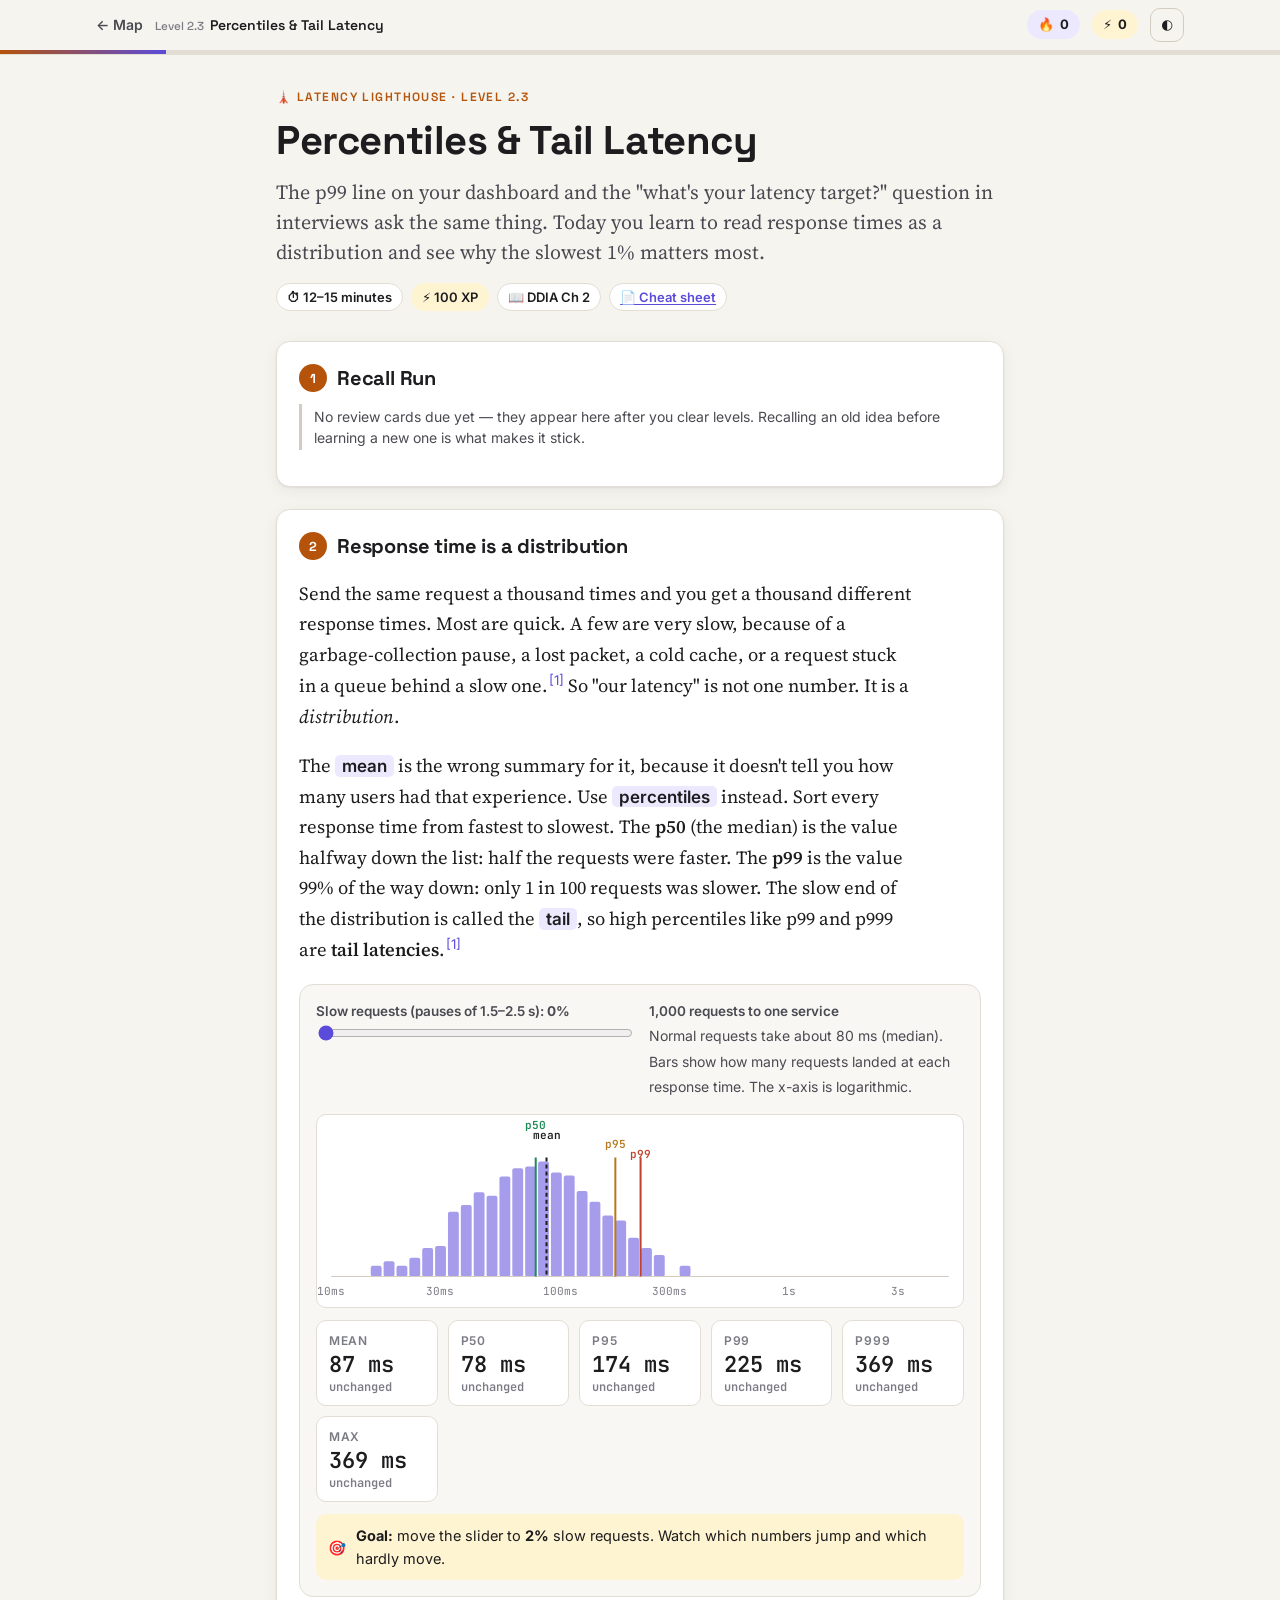
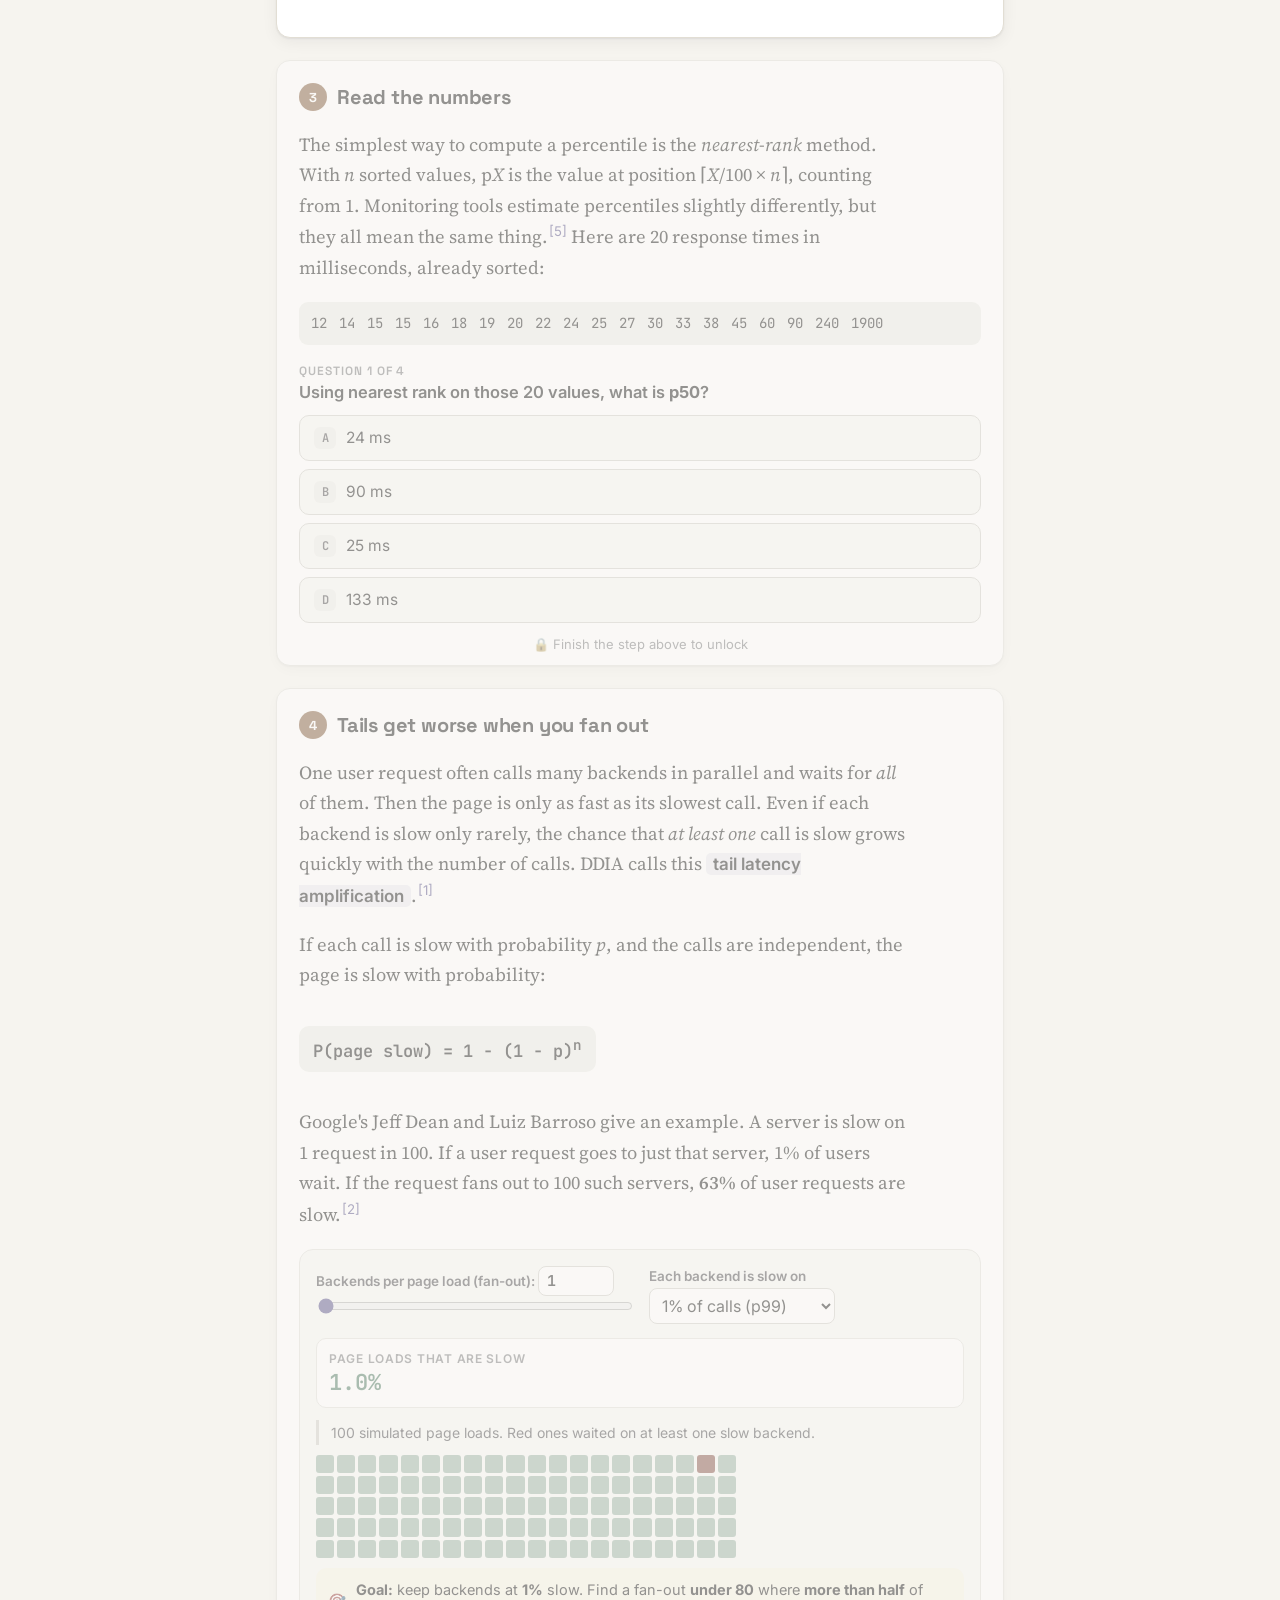
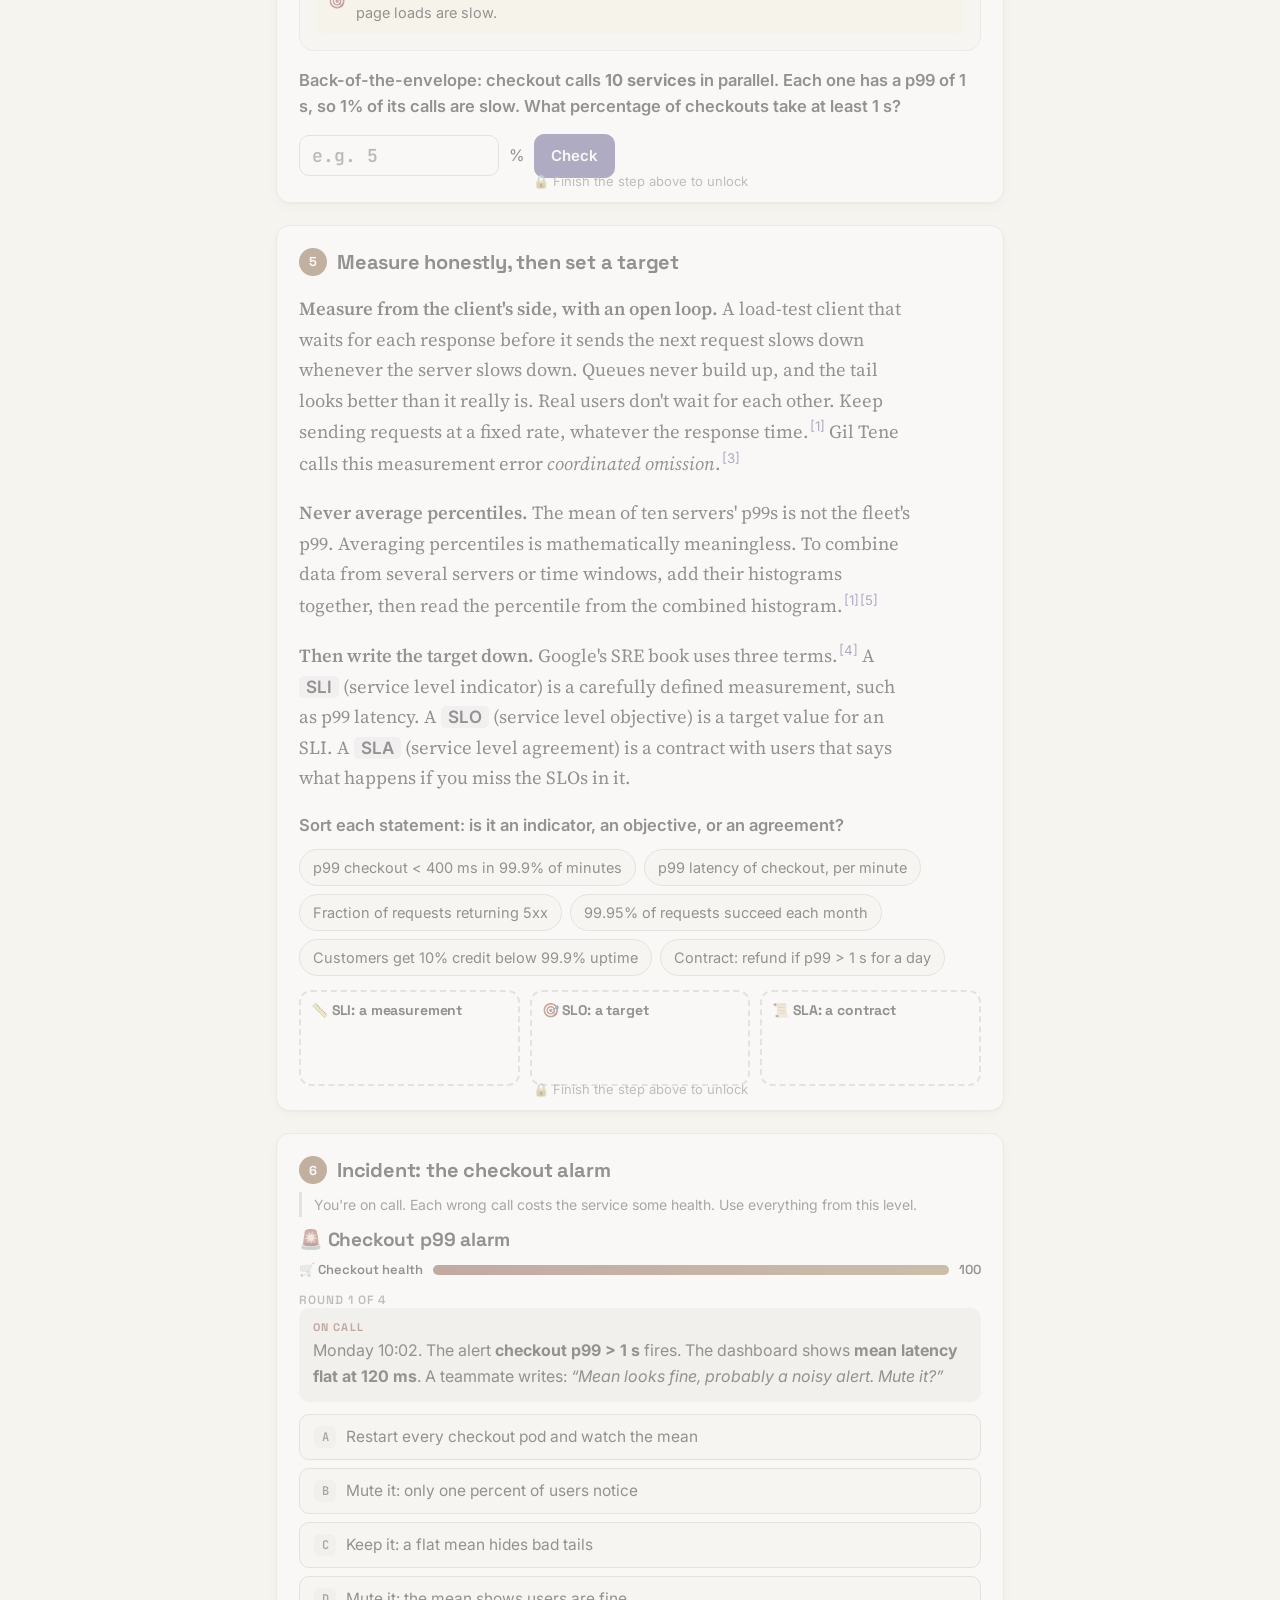
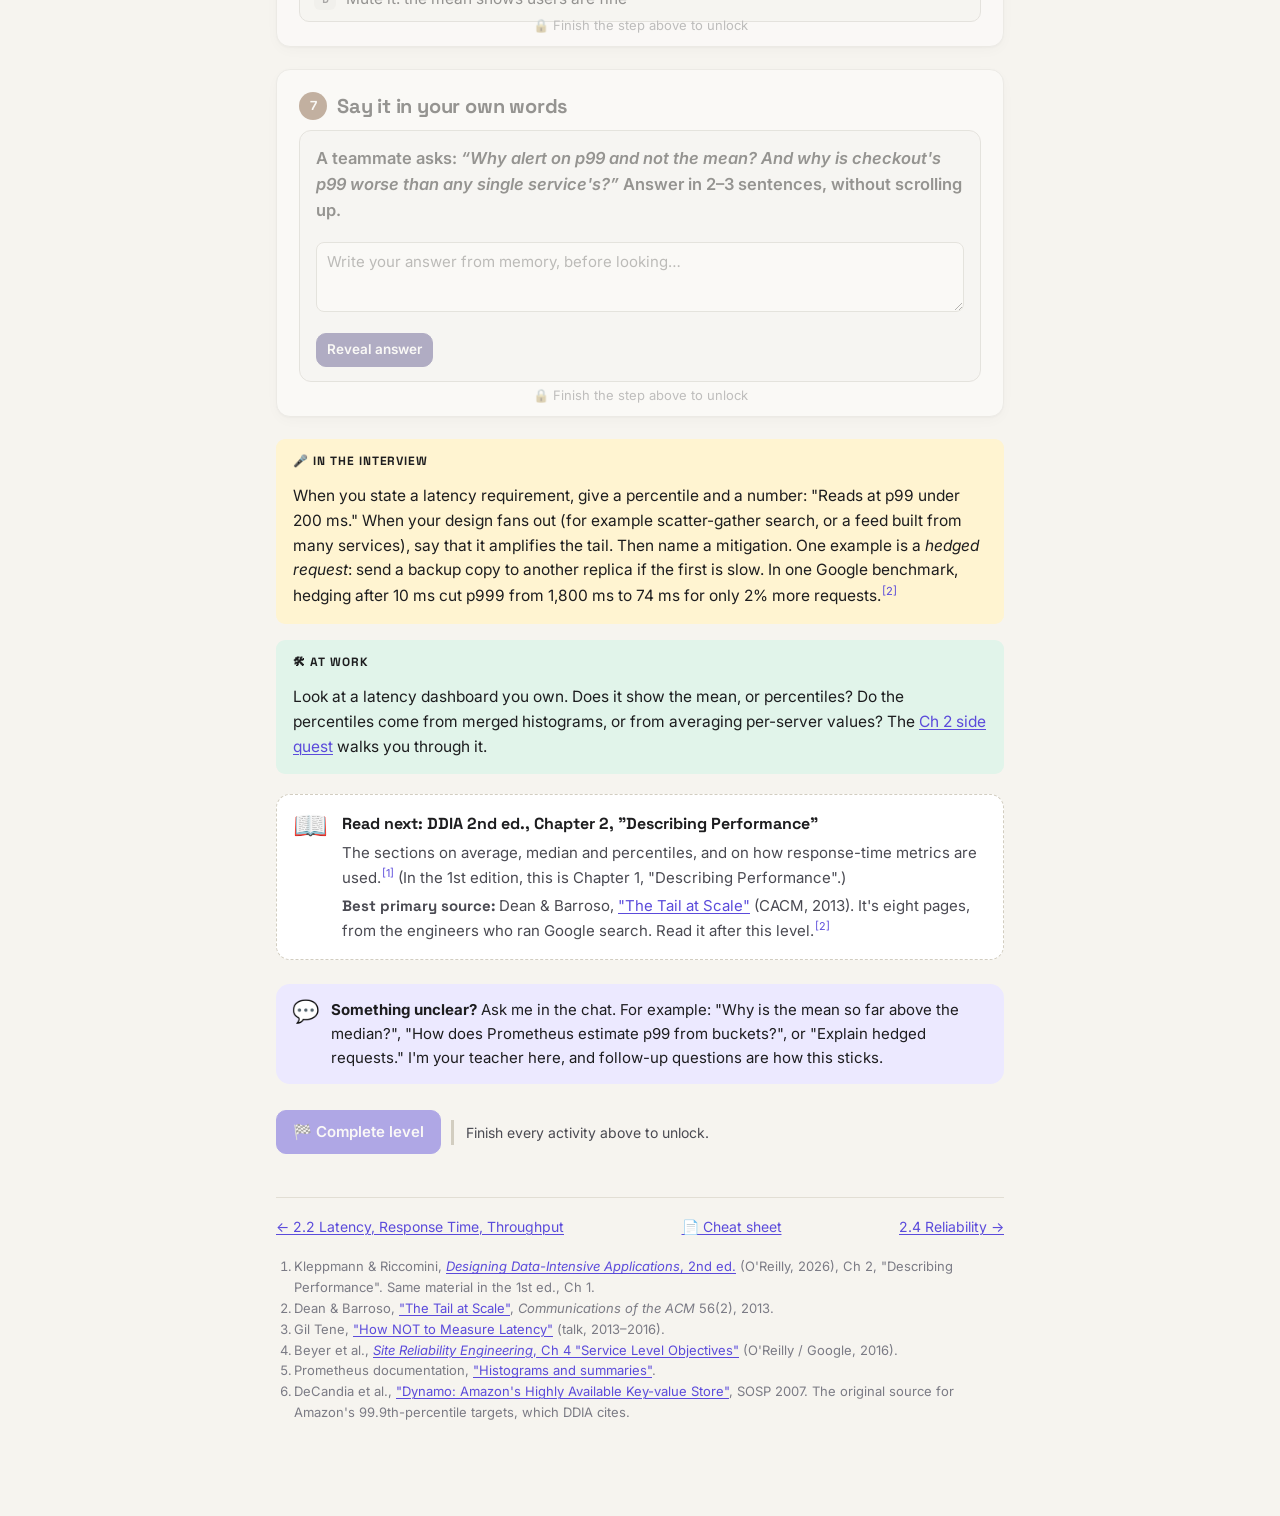
<file: lessons/0203-percentiles.html>
<!doctype html>
<html lang="en">
<head>
<meta charset="utf-8">
<meta name="viewport" content="width=device-width, initial-scale=1">
<title>Percentiles &amp; Tail Latency</title>
<link rel="stylesheet" href="../assets/game.css">
<style>
  .lab-chart { width: 100%; height: auto; display: block; background: var(--surface); border: 1px solid var(--line); border-radius: 10px; }
  .lab-chart .bar { fill: var(--accent); opacity: .55; }
  .lab-chart .bar.slow { fill: var(--bad); opacity: .8; }
  .lab-chart .axis { stroke: var(--line-2); }
  .lab-chart .mk { stroke-width: 2; }
  .lab-chart .mk.p50 { stroke: var(--good); } .lab-chart .mk.p95 { stroke: var(--warn); }
  .lab-chart .mk.p99 { stroke: var(--bad); } .lab-chart .mk.mean { stroke: var(--ink); stroke-dasharray: 4 3; }
  .lab-chart text.lbl { font: 600 11px var(--font-mono); }
  .lab-chart text.lbl.p50 { fill: var(--good); } .lab-chart text.lbl.p95 { fill: var(--warn); }
  .lab-chart text.lbl.p99 { fill: var(--bad); } .lab-chart text.lbl.mean { fill: var(--ink); }
  .lab-chart text.tick { fill: var(--ink-3); font: 11px var(--font-mono); }
  .q-metric .d { font: 600 12px var(--font-mono); color: var(--ink-3); }
  .q-metric.bad .d { color: var(--bad); }
  .grid100 { display: grid; grid-template-columns: repeat(20, 1fr); gap: 3px; max-width: 420px; margin: 10px 0; }
  .grid100 i { aspect-ratio: 1; border-radius: 3px; background: var(--good); opacity: .55; }
  .grid100 i.slow { background: var(--bad); opacity: 1; }
  .formula { font: 600 17px var(--font-mono); padding: 10px 14px; background: var(--bg-2); border-radius: 10px; display: inline-block; }
  .sorted { font: 14px/1.9 var(--font-mono); background: var(--bg-2); padding: 8px 12px; border-radius: 9px; word-spacing: 4px; }
  .q-num-input { font: 600 15px var(--font-mono); width: 76px; padding: 4px 8px; border-radius: 8px; border: 1px solid var(--line-2); background: var(--surface); color: var(--ink); }
</style>
</head>
<body style="--region: var(--r2)">
<main class="q-wrap">

  <header class="q-hero">
    <div class="q-kicker">🗼 Latency Lighthouse · Level 2.3</div>
    <h1>Percentiles &amp; Tail Latency</h1>
    <p class="q-lede">The p99 line on your dashboard and the "what's your latency target?" question in interviews ask the same thing. Today you learn to read response times as a distribution and see why the slowest 1% matters most.</p>
    <div class="q-meta"><span class="q-chip">⏱ 12–15 minutes</span><span class="q-chip xp">⚡ 100 XP</span><span class="q-chip">📖 DDIA Ch 2</span><a class="q-chip" href="../reference/ch02-percentiles.html">📄 Cheat sheet</a></div>
  </header>

  <!-- 1 · Recall Run -->
  <section class="q-step">
    <div class="q-step-head"><span class="q-step-num">1</span><h2>Recall Run</h2></div>
    <div id="recall-run"></div>
  </section>

  <!-- 2 · Distribution + lab -->
  <section class="q-step">
    <div class="q-step-head"><span class="q-step-num">2</span><h2>Response time is a distribution</h2></div>
    <div class="q-prose">
      <p>Send the same request a thousand times and you get a thousand different response times. Most are quick. A few are very slow, because of a garbage-collection pause, a lost packet, a cold cache, or a request stuck in a queue behind a slow one.<a class="q-cite" href="#src-1">[1]</a> So "our latency" is not one number. It is a <em>distribution</em>.</p>
      <p>The <span class="q-term">mean</span> is the wrong summary for it, because it doesn't tell you how many users had that experience. Use <span class="q-term">percentiles</span> instead. Sort every response time from fastest to slowest. The <strong>p50</strong> (the median) is the value halfway down the list: half the requests were faster. The <strong>p99</strong> is the value 99% of the way down: only 1 in 100 requests was slower. The slow end of the distribution is called the <span class="q-term">tail</span>, so high percentiles like p99 and p999 are <strong>tail latencies</strong>.<a class="q-cite" href="#src-1">[1]</a></p>
    </div>
    <div class="q-sim" id="lab">
      <div class="q-sim-controls">
        <div><label for="slow">Slow requests (pauses of 1.5–2.5 s): <b id="slow-v">0%</b></label><input type="range" id="slow" min="0" max="5" step="0.5" value="0"></div>
        <div><label>1,000 requests to one service</label><span class="q-sidenote" style="margin:4px 0 0;border:0;padding:0">Normal requests take about 80 ms (median). Bars show how many requests landed at each response time. The x-axis is logarithmic.</span></div>
      </div>
      <svg class="lab-chart" id="lab-chart" viewBox="0 0 640 190" role="img" aria-label="Histogram of response times with markers for the mean and percentiles"></svg>
      <div class="q-metrics" id="lab-metrics"></div>
      <div class="q-goal" id="lab-goal">🎯 <span><b>Goal:</b> move the slider to <b>2%</b> slow requests. Watch which numbers jump and which hardly move.</span></div>
    </div>
  </section>

  <!-- 3 · Reading drill -->
  <section class="q-step locked">
    <div class="q-step-head"><span class="q-step-num">3</span><h2>Read the numbers</h2></div>
    <div class="q-prose"><p>The simplest way to compute a percentile is the <em>nearest-rank</em> method. With <i>n</i> sorted values, p<i>X</i> is the value at position ⌈<i>X</i>/100 × <i>n</i>⌉, counting from 1. Monitoring tools estimate percentiles slightly differently, but they all mean the same thing.<a class="q-cite" href="#src-5">[5]</a> Here are 20 response times in milliseconds, already sorted:</p></div>
    <div class="sorted">12 14 15 15 16 18 19 20 22 24 25 27 30 33 38 45 60 90 240 1900</div>
    <div id="drill"></div>
  </section>

  <!-- 4 · Tail amplification -->
  <section class="q-step locked">
    <div class="q-step-head"><span class="q-step-num">4</span><h2>Tails get worse when you fan out</h2></div>
    <div class="q-prose">
      <p>One user request often calls many backends in parallel and waits for <em>all</em> of them. Then the page is only as fast as its slowest call. Even if each backend is slow only rarely, the chance that <em>at least one</em> call is slow grows quickly with the number of calls. DDIA calls this <span class="q-term">tail latency amplification</span>.<a class="q-cite" href="#src-1">[1]</a></p>
      <p>If each call is slow with probability <i>p</i>, and the calls are independent, the page is slow with probability:</p>
    </div>
    <p class="formula">P(page slow) = 1 − (1 − p)<sup>n</sup></p>
    <div class="q-prose"><p>Google's Jeff Dean and Luiz Barroso give an example. A server is slow on 1 request in 100. If a user request goes to just that server, 1% of users wait. If the request fans out to 100 such servers, <strong>63%</strong> of user requests are slow.<a class="q-cite" href="#src-2">[2]</a></p></div>
    <div class="q-sim" id="tail">
      <div class="q-sim-controls">
        <div><label for="fan">Backends per page load (fan-out): <input class="q-num-input" type="number" id="fan-n" min="1" max="200" value="1" aria-label="Fan-out number"></label><input type="range" id="fan" min="1" max="200" value="1"></div>
        <div><label for="pslow">Each backend is slow on</label><select id="pslow"><option value="0.001">0.1% of calls (p999)</option><option value="0.005">0.5% of calls</option><option value="0.01" selected>1% of calls (p99)</option><option value="0.02">2% of calls</option><option value="0.05">5% of calls (p95)</option></select></div>
      </div>
      <div class="q-metrics"><div class="q-metric" id="tail-p"><div class="k">Page loads that are slow</div><div class="v">1.0%</div></div></div>
      <div class="q-sidenote" style="margin:4px 0">100 simulated page loads. Red ones waited on at least one slow backend.</div>
      <div class="grid100" id="grid" aria-hidden="true"></div>
      <div class="q-goal" id="tail-goal">🎯 <span><b>Goal:</b> keep backends at <b>1%</b> slow. Find a fan-out <b>under 80</b> where <b>more than half</b> of page loads are slow.</span></div>
    </div>
    <div id="est"></div>
  </section>

  <!-- 5 · Measuring honestly -->
  <section class="q-step locked">
    <div class="q-step-head"><span class="q-step-num">5</span><h2>Measure honestly, then set a target</h2></div>
    <div class="q-prose">
      <p><strong>Measure from the client's side, with an open loop.</strong> A load-test client that waits for each response before it sends the next request slows down whenever the server slows down. Queues never build up, and the tail looks better than it really is. Real users don't wait for each other. Keep sending requests at a fixed rate, whatever the response time.<a class="q-cite" href="#src-1">[1]</a> Gil Tene calls this measurement error <em>coordinated omission</em>.<a class="q-cite" href="#src-3">[3]</a></p>
      <p><strong>Never average percentiles.</strong> The mean of ten servers' p99s is not the fleet's p99. Averaging percentiles is mathematically meaningless. To combine data from several servers or time windows, add their histograms together, then read the percentile from the combined histogram.<a class="q-cite" href="#src-1">[1]</a><a class="q-cite" href="#src-5">[5]</a></p>
      <p><strong>Then write the target down.</strong> Google's SRE book uses three terms.<a class="q-cite" href="#src-4">[4]</a> A <span class="q-term">SLI</span> (service level indicator) is a carefully defined measurement, such as p99 latency. A <span class="q-term">SLO</span> (service level objective) is a target value for an SLI. A <span class="q-term">SLA</span> (service level agreement) is a contract with users that says what happens if you miss the SLOs in it.</p>
    </div>
    <div id="sli"></div>
  </section>

  <!-- 6 · Incident -->
  <section class="q-step locked">
    <div class="q-step-head"><span class="q-step-num">6</span><h2>Incident: the checkout alarm</h2></div>
    <p class="q-sidenote" style="margin-top:0">You're on call. Each wrong call costs the service some health. Use everything from this level.</p>
    <div id="incident"></div>
  </section>

  <!-- 7 · Free recall -->
  <section class="q-step locked">
    <div class="q-step-head"><span class="q-step-num">7</span><h2>Say it in your own words</h2></div>
    <div id="explain"></div>
  </section>

  <div class="q-callout interview"><span class="q-callout-title">🎤 In the interview</span>
    <p>When you state a latency requirement, give a percentile and a number: "Reads at p99 under 200 ms." When your design fans out (for example scatter-gather search, or a feed built from many services), say that it amplifies the tail. Then name a mitigation. One example is a <em>hedged request</em>: send a backup copy to another replica if the first is slow. In one Google benchmark, hedging after 10 ms cut p999 from 1,800 ms to 74 ms for only 2% more requests.<a class="q-cite" href="#src-2">[2]</a></p></div>
  <div class="q-callout work"><span class="q-callout-title">🛠 At work</span>
    <p>Look at a latency dashboard you own. Does it show the mean, or percentiles? Do the percentiles come from merged histograms, or from averaging per-server values? The <a href="../index.html#ch02">Ch 2 side quest</a> walks you through it.</p></div>

  <div class="q-read">
    <div class="q-read-icon">📖</div>
    <div><b>Read next: DDIA 2nd ed., Chapter 2, "Describing Performance"</b>
      <p>The sections on average, median and percentiles, and on how response-time metrics are used.<a class="q-cite" href="#src-1">[1]</a> (In the 1st edition, this is Chapter 1, "Describing Performance".)</p>
      <p><b>Best primary source:</b> Dean &amp; Barroso, <a href="https://cacm.acm.org/research/the-tail-at-scale/">"The Tail at Scale"</a> (CACM, 2013). It's eight pages, from the engineers who ran Google search. Read it after this level.<a class="q-cite" href="#src-2">[2]</a></p></div>
  </div>

  <div class="q-ask"><span class="q-ask-icon">💬</span><div><b>Something unclear?</b> Ask me in the chat. For example: "Why is the mean so far above the median?", "How does Prometheus estimate p99 from buckets?", or "Explain hedged requests." I'm your teacher here, and follow-up questions are how this sticks.</div></div>

  <div id="q-finish"></div>

  <footer class="q-foot">
    <nav>
      <a href="../index.html#ch02">← 2.2 Latency, Response Time, Throughput</a>
      <a href="../reference/ch02-percentiles.html">📄 Cheat sheet</a>
      <a href="../index.html#ch02">2.4 Reliability →</a>
    </nav>
    <ol style="font-size:13px;color:var(--ink-3);margin-top:18px;padding-left:18px">
      <li id="src-1">Kleppmann &amp; Riccomini, <a href="https://www.oreilly.com/library/view/designing-data-intensive-applications/9781098119058/"><em>Designing Data-Intensive Applications</em>, 2nd ed.</a> (O'Reilly, 2026), Ch 2, "Describing Performance". Same material in the 1st ed., Ch 1.</li>
      <li id="src-2">Dean &amp; Barroso, <a href="https://cacm.acm.org/research/the-tail-at-scale/">"The Tail at Scale"</a>, <em>Communications of the ACM</em> 56(2), 2013.</li>
      <li id="src-3">Gil Tene, <a href="https://www.slideshare.net/slideshow/how-not-to-measure-latency-60111840/60111840">"How NOT to Measure Latency"</a> (talk, 2013–2016).</li>
      <li id="src-4">Beyer et al., <a href="https://sre.google/sre-book/service-level-objectives/"><em>Site Reliability Engineering</em>, Ch 4 "Service Level Objectives"</a> (O'Reilly / Google, 2016).</li>
      <li id="src-5">Prometheus documentation, <a href="https://prometheus.io/docs/practices/histograms/">"Histograms and summaries"</a>.</li>
      <li id="src-6">DeCandia et al., <a href="https://www.allthingsdistributed.com/files/amazon-dynamo-sosp2007.pdf">"Dynamo: Amazon's Highly Available Key-value Store"</a>, SOSP 2007. The original source for Amazon's 99.9th-percentile targets, which DDIA cites.</li>
    </ol>
  </footer>
</main>

<script src="../assets/game.js" data-root="../"></script>
<script>
(function () {
  const L = Quest.lesson({ id: "2.3", region: "ch02", title: "Percentiles & Tail Latency" });
  const { h } = Quest;

  /* ---------- 1 · Recall Run ---------- */
  Quest.recallRun("#recall-run", { count: 3 });

  /* ---------- 2 · Percentile lab ---------- */
  function rng(seed) { return function () { seed |= 0; seed = (seed + 0x6D2B79F5) | 0; let t = Math.imul(seed ^ (seed >>> 15), 1 | seed); t = (t + Math.imul(t ^ (t >>> 7), 61 | t)) ^ t; return ((t ^ (t >>> 14)) >>> 0) / 4294967296; }; }
  const R = rng(20261006), N = 1000;
  function gauss() { let u = 0, v = 0; while (!u) u = R(); while (!v) v = R(); return Math.sqrt(-2 * Math.log(u)) * Math.cos(2 * Math.PI * v); }
  const base = [], pick = [], slowMs = [];
  for (let i = 0; i < N; i++) { base.push(80 * Math.exp(0.5 * gauss())); slowMs.push(1500 + 1000 * R()); }
  // pick[i] = a random rank / N, so "2% slow" makes exactly 20 requests slow
  Quest.shuffle(base.map((_, i) => i), 7).forEach((idx, rank) => (pick[idx] = rank / N));
  function sample(frac) { return base.map((b, i) => (pick[i] < frac ? slowMs[i] : b)); }
  function stats(arr) {
    const s = arr.slice().sort((a, b) => a - b);
    const at = (p) => s[Math.max(0, Math.ceil((p / 100) * s.length) - 1)];
    return { mean: s.reduce((a, b) => a + b, 0) / s.length, p50: at(50), p95: at(95), p99: at(99), p999: at(99.9), max: s[s.length - 1] };
  }
  const baseline = stats(sample(0));
  const ms = (v) => (v >= 1000 ? (v / 1000).toFixed(2) + " s" : Math.round(v) + " ms");
  const labUnit = L.register(document.getElementById("lab"));
  const slider = document.getElementById("slow");
  const W = 640, H = 190, PADL = 14, PADR = 14, TOP = 46, BOT = 160, LO = Math.log10(10), HI = Math.log10(5000);
  const xOf = (v) => PADL + ((Math.log10(Math.max(10, Math.min(5000, v))) - LO) / (HI - LO)) * (W - PADL - PADR);
  const SVGNS = "http://www.w3.org/2000/svg";
  function sv(tag, attrs, text) { const e = document.createElementNS(SVGNS, tag); for (const k in attrs) e.setAttribute(k, attrs[k]); if (text != null) e.textContent = text; return e; }

  function drawLab() {
    const frac = parseFloat(slider.value) / 100;
    document.getElementById("slow-v").textContent = slider.value + "%";
    const data = sample(frac), st = stats(data);
    const svg = document.getElementById("lab-chart");
    svg.innerHTML = "";
    const BINS = 48, counts = new Array(BINS).fill(0), slowBin = new Array(BINS).fill(false);
    data.forEach((v, i) => { const b = Math.min(BINS - 1, Math.max(0, Math.floor(((Math.log10(Math.max(10, v)) - LO) / (HI - LO)) * BINS))); counts[b]++; if (pick[i] < frac) slowBin[b] = true; });
    const maxC = Math.max(...counts), bw = (W - PADL - PADR) / BINS;
    counts.forEach((c, b) => {
      if (!c) return;
      const hgt = Math.max(2, (Math.sqrt(c) / Math.sqrt(maxC)) * (BOT - TOP));
      svg.append(sv("rect", { class: "bar" + (slowBin[b] ? " slow" : ""), x: PADL + b * bw + 1, y: BOT - hgt, width: bw - 2, height: hgt, rx: 2 }));
    });
    svg.append(sv("line", { class: "axis", x1: PADL, x2: W - PADR, y1: BOT, y2: BOT }));
    [10, 30, 100, 300, 1000, 3000].forEach((t) => svg.append(sv("text", { class: "tick", x: xOf(t), y: BOT + 18, "text-anchor": "middle" }, t >= 1000 ? t / 1000 + "s" : t + "ms")));
    const marks = [["p50", st.p50], ["mean", st.mean], ["p95", st.p95], ["p99", st.p99]];
    marks.forEach(([k, v], i) => {
      const x = xOf(v);
      svg.append(sv("line", { class: "mk " + k, x1: x, x2: x, y1: TOP - 4 - (i % 2) * 0, y2: BOT }));
      svg.append(sv("text", { class: "lbl " + k, x: Math.min(W - 40, Math.max(18, x)), y: 14 + (i % 4) * 9.5, "text-anchor": "middle" }, k));
    });
    const met = document.getElementById("lab-metrics");
    met.innerHTML = "";
    [["Mean", "mean"], ["p50", "p50"], ["p95", "p95"], ["p99", "p99"], ["p999", "p999"], ["Max", "max"]].forEach(([label, k]) => {
      const ratio = st[k] / baseline[k];
      const cls = ratio > 1.3 ? "bad" : "";
      const m = Quest.metric(label, ms(st[k]), cls);
      m.append(h("div", { class: "d", text: ratio > 1.02 ? "×" + ratio.toFixed(1) + " vs 0%" : "unchanged" }));
      met.append(m);
    });
    if (frac >= 0.02 && !labUnit.reached) {
      labUnit.reached = true;
      const g = document.getElementById("lab-goal");
      g.classList.add("done");
      g.innerHTML = "✅ <span><b>Goal reached.</b> With 2% slow requests, the mean grows by about half, and p99 jumps about nine-fold, from roughly 225 ms to 2 s. p50 and p95 barely change. A p95 dashboard would miss this incident completely.</span>";
      Quest.toast("🎯 Lab goal reached", "xp");
      labUnit.complete();
    }
  }
  slider.addEventListener("input", drawLab);
  drawLab();

  /* ---------- 3 · Reading drill ---------- */
  Quest.quiz("#drill", { questions: [
    { q: "Using nearest rank on those 20 values, what is <b>p50</b>?", options: ["24 ms", "25 ms", "133 ms", "90 ms"], answer: 0,
      explain: "⌈0.5 × 20⌉ = 10, so p50 is the 10th value: 24 ms. (The mean is 133 ms: the one 1.9 s request pulls it far above most requests.)" },
    { q: "Same 20 values. What is <b>p95</b>?", options: ["240 ms", "1900 ms", "90 ms", "133 ms"], answer: 0,
      explain: "⌈0.95 × 20⌉ = 19, so p95 is the 19th value: 240 ms. Only one request (5%) was slower." },
    { q: "Back in the lab, at 2% slow requests, which number <b>barely moved</b>?", options: ["The p95 value", "The p99 value", "The mean value", "The max value"], answer: 0,
      explain: "Only 2% of requests were slow, so 95% of requests were still normal and p95 stayed put. A p95-only dashboard hides an incident that hits 1 in 50 users." },
    { q: "Amazon sets response-time targets for internal services at <b>p99.9</b>. Why so far out in the tail?", options: ["Slowest requests often belong to its best customers", "The median cannot be computed across many servers", "Higher percentiles are cheaper to store and compute", "Users only notice the very slowest request ever"], answer: 0,
      explain: "The customers with the slowest requests are often the ones with the most data, such as long purchase histories. They are the most valuable customers.<a class='q-cite' href='#src-1'>[1]</a><a class='q-cite' href='#src-6'>[6]</a> Pushing to p99.99 was judged too expensive for the benefit." },
  ] });

  /* ---------- 4 · Tail amplification simulator ---------- */
  const tailUnit = L.register(document.getElementById("tail"));
  const fan = document.getElementById("fan"), fanN = document.getElementById("fan-n"), ps = document.getElementById("pslow");
  const grid = document.getElementById("grid");
  for (let i = 0; i < 100; i++) grid.append(document.createElement("i"));
  const R2 = rng(42);
  function drawTail(src) {
    let n = parseInt(src === "num" ? fanN.value : fan.value, 10);
    if (!isFinite(n)) return;
    n = Math.max(1, Math.min(200, n));
    fan.value = n; if (src !== "num") fanN.value = n;
    const p = parseFloat(ps.value);
    const P = 1 - Math.pow(1 - p, n);
    const box = document.getElementById("tail-p");
    box.querySelector(".v").textContent = (P * 100).toFixed(1) + "%";
    box.className = "q-metric " + (P > 0.5 ? "bad" : P > 0.1 ? "warn" : "good");
    Array.from(grid.children).forEach((c) => c.classList.toggle("slow", R2() < P));
    if (!tailUnit.reached && p === 0.01 && P > 0.5 && n < 80) {
      tailUnit.reached = true;
      const g = document.getElementById("tail-goal");
      g.classList.add("done");
      g.innerHTML = "✅ <span><b>Goal reached at fan-out " + n + ".</b> The crossover is 69 backends: 1 − 0.99⁶⁹ ≈ 50%. From there on, most users wait on at least one backend's p99. In a fan-out, each backend's p99 effectively becomes the page's median.</span>";
      Quest.toast("🎯 Simulator goal reached", "xp");
      tailUnit.complete();
    }
  }
  fan.addEventListener("input", () => drawTail("range"));
  fanN.addEventListener("input", () => drawTail("num"));
  ps.addEventListener("change", () => drawTail("range"));
  drawTail("range");

  Quest.estimate("#est", {
    prompt: "Back-of-the-envelope: checkout calls <b>10 services</b> in parallel. Each one has a p99 of 1 s, so 1% of its calls are slow. What percentage of checkouts take at least 1 s?",
    answer: 9.56, factor: 1.3, unit: "%", placeholder: "e.g. 5",
    hint: "the chance that all 10 calls are fast is 0.99¹⁰. Take that away from 1.",
    explain: "1 − 0.99¹⁰ ≈ 0.096, so about <b>1 checkout in 10</b>. A shortcut for small p: P ≈ n × p = 10 × 1% = 10%.",
  });

  /* ---------- 5 · SLI / SLO / SLA ---------- */
  Quest.classify("#sli", {
    prompt: "Sort each statement: is it an indicator, an objective, or an agreement?",
    buckets: [{ id: "sli", label: "📏 SLI: a measurement" }, { id: "slo", label: "🎯 SLO: a target" }, { id: "sla", label: "📜 SLA: a contract" }],
    items: [
      { text: "p99 latency of checkout, per minute", bucket: "sli", explain: "A measurement with no target attached. That makes it an indicator.", hint: "Is there a target or a consequence in it?" },
      { text: "Fraction of requests returning 5xx", bucket: "sli", explain: "Error rate is a classic SLI.", hint: "Is there a target or a consequence in it?" },
      { text: "p99 checkout < 400 ms in 99.9% of minutes", bucket: "slo", explain: "A target for an SLI, over a time window.", hint: "There's a target, but is there a penalty?" },
      { text: "99.95% of requests succeed each month", bucket: "slo", explain: "A target for the success-rate SLI.", hint: "There's a target, but is there a penalty?" },
      { text: "Customers get 10% credit below 99.9% uptime", bucket: "sla", explain: "A consequence for missing an objective. That makes it an agreement.", hint: "What happens if it's missed?" },
      { text: "Contract: refund if p99 > 1 s for a day", bucket: "sla", explain: "A contract with a consequence.", hint: "What happens if it's missed?" },
    ],
    explain: "SLI = what you measure. SLO = the target. SLA = the promise to customers, with consequences.",
  });

  /* ---------- 6 · Incident ---------- */
  Quest.scenario("#incident", {
    title: "🚨 Checkout p99 alarm",
    hpLabel: "🛒 Checkout health",
    tag: "On call",
    steps: [
      { situation: "Monday 10:02. The alert <b>checkout p99 &gt; 1 s</b> fires. The dashboard shows <b>mean latency flat at 120 ms</b>. A teammate writes: <i>“Mean looks fine, probably a noisy alert. Mute it?”</i>",
        choices: [
          { text: "Keep it: a flat mean hides bad tails", correct: true, feedback: "Right. In the lab, a 2% slow tail barely moved the mean. And 1% of checkouts is a lot of real customers." },
          { text: "Mute it: the mean shows users are fine", feedback: "The mean blends the tail with fast requests, so a flat mean says almost nothing about the slowest 1%." },
          { text: "Mute it: only one percent of users notice", feedback: "At scale, 1% of checkouts is a lot of people. Per Amazon, they're often your most valuable customers." },
          { text: "Restart every checkout pod and watch the mean", feedback: "You'd be acting before diagnosing, and watching the metric that can't see the problem." },
        ] },
      { situation: "Checkout calls <b>8 services in parallel</b> and waits for all of them. Per-service p99s: inventory 90 ms · <b>pricing 2.1 s (was 150 ms)</b> · payments 300 ms · the other five under 100 ms. Where do you look first?",
        choices: [
          { text: "Pricing: its tail now sets checkout's tail", correct: true, feedback: "Yes. Checkout waits for every call, so whenever pricing is slow, checkout is slow too." },
          { text: "Payments: it's the slowest call on average", feedback: "Payments has a steady 300 ms p99 and it hasn't changed. Look for what changed in the tail." },
          { text: "Inventory: it is called most often overall", feedback: "How often a service is called doesn't decide the tail. Which service's p99 jumped?" },
          { text: "All eight equally: each one is called", feedback: "They're all on the critical path, but only one of them changed. Start there." },
        ] },
      { situation: "The pricing team ships a fix and says: <i>“Our load test shows p99 = 140 ms.”</i> Their load tool sends one request, <b>waits for the response</b>, then sends the next.",
        choices: [
          { text: "Retest at a fixed rate: the tool hides queues", correct: true, feedback: "Exactly. A client that waits slows down when the server slows down, so queues never form and the tail looks better than it is. Use an open-loop test at a fixed arrival rate." },
          { text: "Trust it: a load test is the gold standard", feedback: "Only if it's run honestly. This one is closed-loop: it waits for each response, which hides queueing delay." },
          { text: "Trust it: p99 in tests always matches real production", feedback: "Test traffic rarely looks like production, and this test is closed-loop on top of that." },
          { text: "Retest with fewer clients so the numbers are stable", feedback: "Fewer clients means even less queueing, so the test flatters the tail even more." },
        ] },
      { situation: "Postmortem action item: write a latency SLO for checkout into the design doc. Which one would you sign off?",
        choices: [
          { text: "p99 under 400 ms in 99.9% of minutes monthly", correct: true, feedback: "A percentile SLI, a threshold, and a compliance window. That's an SLO you can measure and alert on." },
          { text: "Mean latency below 120 ms, averaged over each month", feedback: "This incident had a flat mean. A mean-based SLO would never have fired." },
          { text: "Average of every server's p99 kept below 400 ms", feedback: "Averaging percentiles is mathematically meaningless. Merge the servers' histograms, then read p99 from the result." },
          { text: "No checkout request should ever take over 400 ms", feedback: "There is always a tail. A 100% target can't be met, so people start ignoring it." },
        ] },
    ],
    winTitle: "Incident resolved.", win: "You protected the tail, found the backend that caused it, caught a misleading test, and wrote an SLO you can measure.",
    lose: "You got there in the end. Replay this level in a few days and the right calls will come faster.",
  });

  /* ---------- 7 · Free recall ---------- */
  Quest.recall("#explain", {
    prompt: "A teammate asks: <i>“Why alert on p99 and not the mean? And why is checkout's p99 worse than any single service's?”</i> Answer in 2–3 sentences, without scrolling up.",
    answer: "The mean mixes a few very slow requests in with lots of fast ones. It can stay flat while 1 in 100 users waits seconds, and those users are often the most valuable. p99 measures that tail directly. Checkout waits for all of its parallel calls, so it's slow whenever <i>any</i> of them is slow: with n calls each slow with probability p, checkout is slow with probability 1 − (1 − p)ⁿ. That is tail latency amplification.",
  });

  Quest.loadContent();
})();
</script>
</body>
</html>
</file>
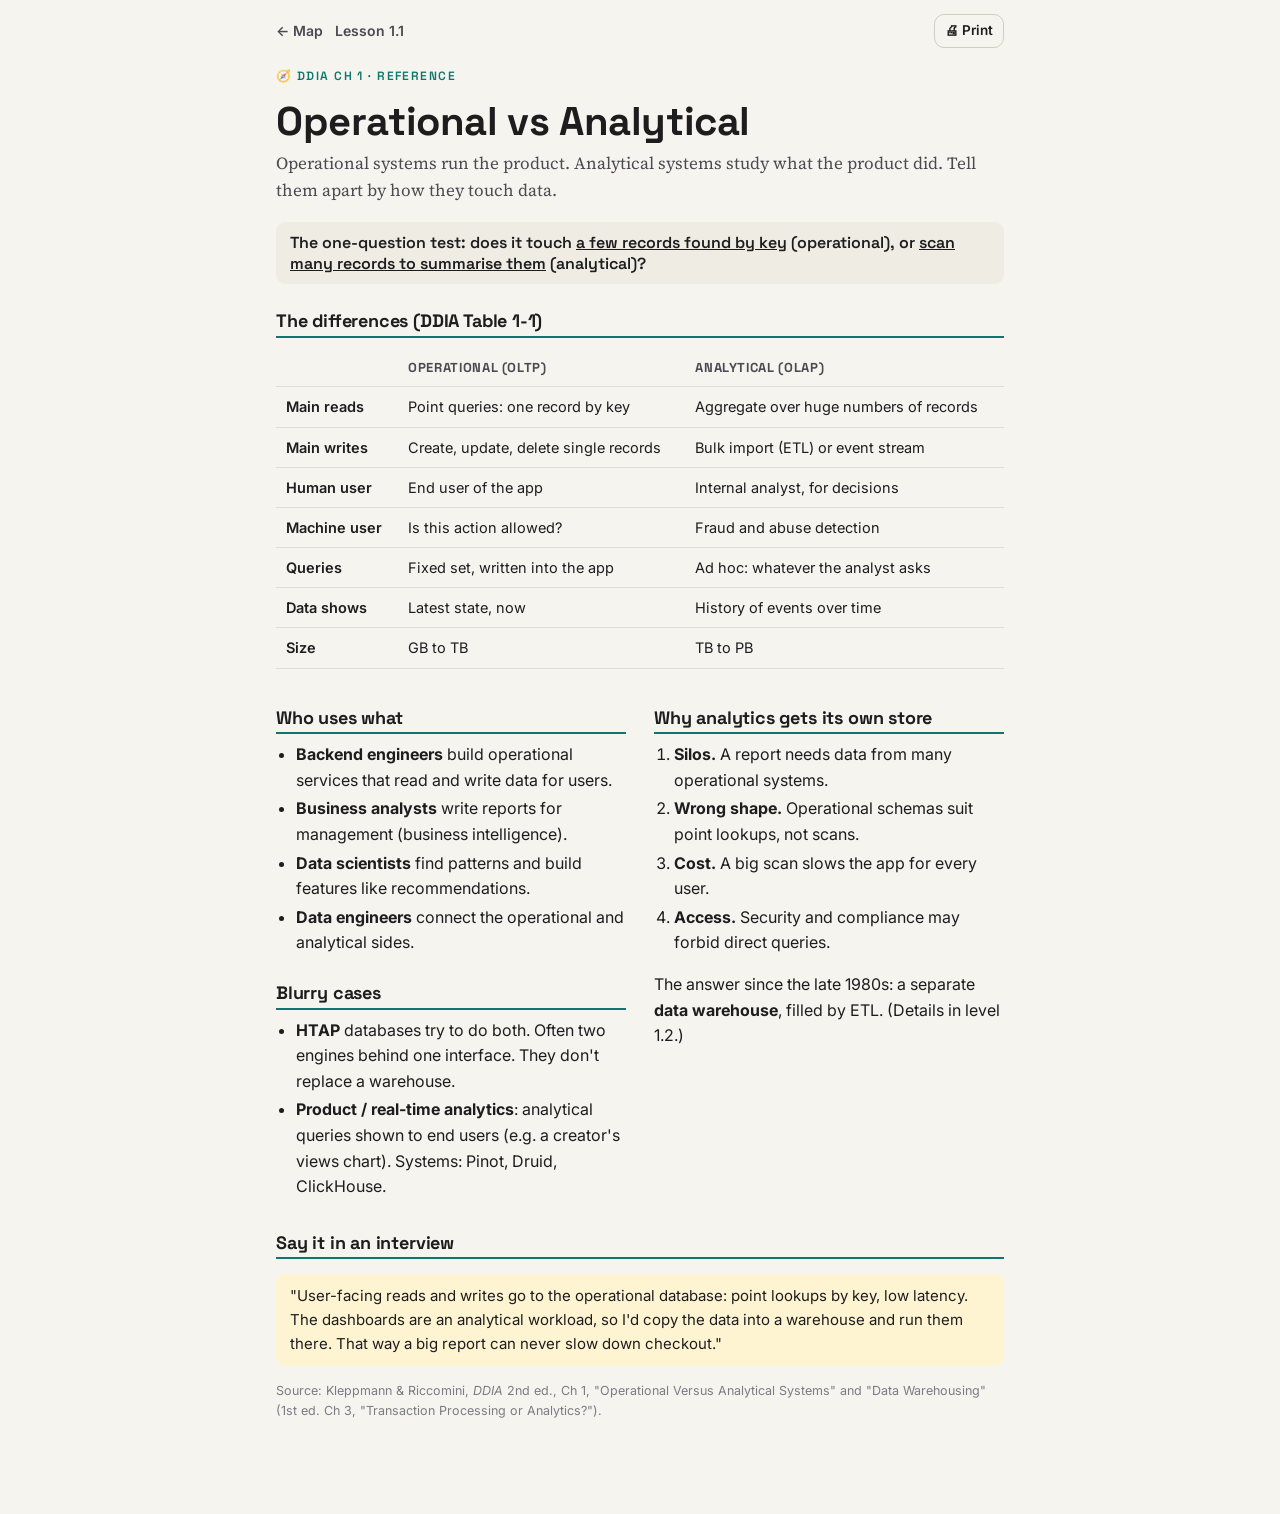
<file: reference/ch01-operational-vs-analytical.html>
<!doctype html>
<html lang="en">
<head>
<meta charset="utf-8">
<meta name="viewport" content="width=device-width, initial-scale=1">
<title>Operational vs Analytical Cheat Sheet</title>
<link rel="stylesheet" href="../assets/game.css">
<style>
  body { --region: var(--r1); }
  .ref-top { display: flex; gap: 12px; align-items: center; padding: 14px 0 0; font-size: 14px; }
  .ref-top a { text-decoration: none; color: var(--ink-2); font-weight: 600; }
  .ref-top .sp { flex: 1; }
  .ref h1 { margin-bottom: 4px; }
  .ref .sub { color: var(--ink-2); margin: 0 0 18px; font-family: var(--font-prose); font-size: 17px; }
  .ref h2 { font-size: 18px; margin: 26px 0 8px; padding-bottom: 4px; border-bottom: 2px solid var(--region); }
  .ref ul, .ref ol { padding-left: 20px; margin: 6px 0; } .ref li { margin: 3px 0; }
  .ref .cols { display: grid; grid-template-columns: 1fr 1fr; gap: 0 28px; }
  .ref .say { background: var(--xp-soft); border-radius: 9px; padding: 10px 14px; font-size: 15px; }
  .ref .test { font: 600 16px var(--font-display); background: var(--bg-2); padding: 10px 14px; border-radius: 9px; }
  .ref .src { font-size: 12.5px; color: var(--ink-3); }
  .ref td:first-child { font-weight: 600; }
  @media (max-width: 640px) { .ref .cols { grid-template-columns: 1fr; } }
  @media print { .ref-top { display: none; } .ref h2 { break-after: avoid; } body { font-size: 12.5px; } .q-wrap { max-width: none; padding: 0; } }
</style>
</head>
<body>
<main class="q-wrap ref">
  <div class="ref-top"><a href="../index.html">← Map</a><a href="../lessons/0101-operational-vs-analytical.html">Lesson 1.1</a><span class="sp"></span><button class="q-btn ghost small" onclick="print()">🖨 Print</button></div>

  <div class="q-kicker" style="margin-top:22px">🧭 DDIA Ch 1 · Reference</div>
  <h1>Operational vs Analytical</h1>
  <p class="sub">Operational systems run the product. Analytical systems study what the product did. Tell them apart by how they touch data.</p>

  <p class="test">The one-question test: does it touch <u>a few records found by key</u> (operational), or <u>scan many records to summarise them</u> (analytical)?</p>

  <h2>The differences (DDIA Table 1-1)</h2>
  <table class="q-table">
    <tr><th></th><th>Operational (OLTP)</th><th>Analytical (OLAP)</th></tr>
    <tr><td>Main reads</td><td>Point queries: one record by key</td><td>Aggregate over huge numbers of records</td></tr>
    <tr><td>Main writes</td><td>Create, update, delete single records</td><td>Bulk import (ETL) or event stream</td></tr>
    <tr><td>Human user</td><td>End user of the app</td><td>Internal analyst, for decisions</td></tr>
    <tr><td>Machine user</td><td>Is this action allowed?</td><td>Fraud and abuse detection</td></tr>
    <tr><td>Queries</td><td>Fixed set, written into the app</td><td>Ad hoc: whatever the analyst asks</td></tr>
    <tr><td>Data shows</td><td>Latest state, now</td><td>History of events over time</td></tr>
    <tr><td>Size</td><td>GB to TB</td><td>TB to PB</td></tr>
  </table>

  <div class="cols">
    <div>
      <h2>Who uses what</h2>
      <ul>
        <li><b>Backend engineers</b> build operational services that read and write data for users.</li>
        <li><b>Business analysts</b> write reports for management (business intelligence).</li>
        <li><b>Data scientists</b> find patterns and build features like recommendations.</li>
        <li><b>Data engineers</b> connect the operational and analytical sides.</li>
      </ul>
      <h2>Blurry cases</h2>
      <ul>
        <li><b>HTAP</b> databases try to do both. Often two engines behind one interface. They don't replace a warehouse.</li>
        <li><b>Product / real-time analytics</b>: analytical queries shown to end users (e.g. a creator's views chart). Systems: Pinot, Druid, ClickHouse.</li>
      </ul>
    </div>
    <div>
      <h2>Why analytics gets its own store</h2>
      <ol>
        <li><b>Silos.</b> A report needs data from many operational systems.</li>
        <li><b>Wrong shape.</b> Operational schemas suit point lookups, not scans.</li>
        <li><b>Cost.</b> A big scan slows the app for every user.</li>
        <li><b>Access.</b> Security and compliance may forbid direct queries.</li>
      </ol>
      <p>The answer since the late 1980s: a separate <b>data warehouse</b>, filled by ETL. (Details in level 1.2.)</p>
    </div>
  </div>

  <h2>Say it in an interview</h2>
  <p class="say">"User-facing reads and writes go to the operational database: point lookups by key, low latency. The dashboards are an analytical workload, so I'd copy the data into a warehouse and run them there. That way a big report can never slow down checkout."</p>

  <p class="src">Source: Kleppmann &amp; Riccomini, <em>DDIA</em> 2nd ed., Ch 1, "Operational Versus Analytical Systems" and "Data Warehousing" (1st ed. Ch 3, "Transaction Processing or Analytics?").</p>
</main>
<script src="../assets/game.js" data-root="../"></script>
</body>
</html>
</file>
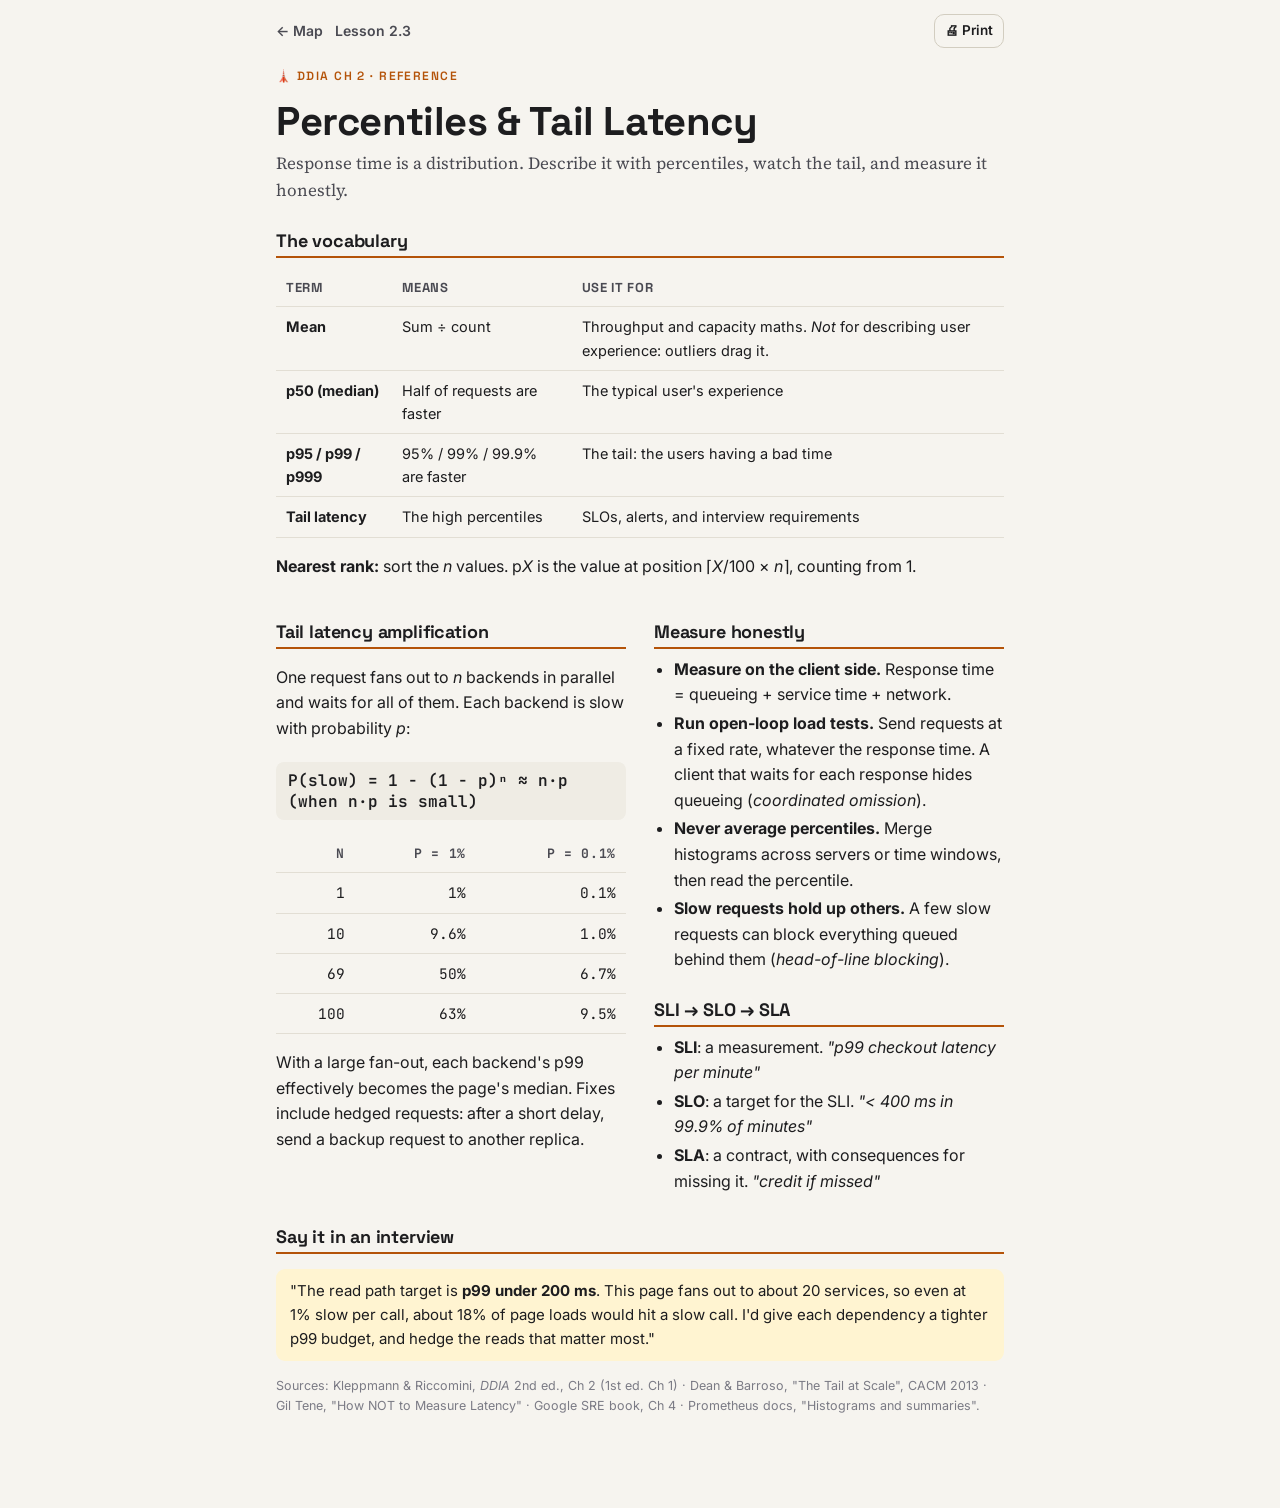
<file: reference/ch02-percentiles.html>
<!doctype html>
<html lang="en">
<head>
<meta charset="utf-8">
<meta name="viewport" content="width=device-width, initial-scale=1">
<title>Percentiles Cheat Sheet</title>
<link rel="stylesheet" href="../assets/game.css">
<style>
  body { --region: var(--r2); }
  .ref-top { display: flex; gap: 12px; align-items: center; padding: 14px 0 0; font-size: 14px; }
  .ref-top a { text-decoration: none; color: var(--ink-2); font-weight: 600; }
  .ref-top .sp { flex: 1; }
  .ref h1 { margin-bottom: 4px; }
  .ref .sub { color: var(--ink-2); margin: 0 0 18px; font-family: var(--font-prose); font-size: 17px; }
  .ref h2 { font-size: 18px; margin: 26px 0 8px; padding-bottom: 4px; border-bottom: 2px solid var(--region); }
  .ref ul { padding-left: 20px; margin: 6px 0; } .ref li { margin: 3px 0; }
  .ref .formula { font: 600 16px var(--font-mono); background: var(--bg-2); padding: 8px 12px; border-radius: 8px; display: inline-block; margin: 4px 0; }
  .ref .cols { display: grid; grid-template-columns: 1fr 1fr; gap: 0 28px; }
  .ref .say { background: var(--xp-soft); border-radius: 9px; padding: 10px 14px; font-size: 15px; }
  .ref .src { font-size: 12.5px; color: var(--ink-3); }
  .ref td.n, .ref th.n { text-align: right; font-family: var(--font-mono); }
  @media (max-width: 640px) { .ref .cols { grid-template-columns: 1fr; } }
  @media print { .ref-top { display: none; } .ref h2 { break-after: avoid; } body { font-size: 12.5px; } .q-wrap { max-width: none; padding: 0; } }
</style>
</head>
<body>
<main class="q-wrap ref">
  <div class="ref-top"><a href="../index.html">← Map</a><a href="../lessons/0203-percentiles.html">Lesson 2.3</a><span class="sp"></span><button class="q-btn ghost small" onclick="print()">🖨 Print</button></div>

  <div class="q-kicker" style="margin-top:22px">🗼 DDIA Ch 2 · Reference</div>
  <h1>Percentiles &amp; Tail Latency</h1>
  <p class="sub">Response time is a distribution. Describe it with percentiles, watch the tail, and measure it honestly.</p>

  <h2>The vocabulary</h2>
  <table class="q-table">
    <tr><th>Term</th><th>Means</th><th>Use it for</th></tr>
    <tr><td><b>Mean</b></td><td>Sum ÷ count</td><td>Throughput and capacity maths. <em>Not</em> for describing user experience: outliers drag it.</td></tr>
    <tr><td><b>p50 (median)</b></td><td>Half of requests are faster</td><td>The typical user's experience</td></tr>
    <tr><td><b>p95 / p99 / p999</b></td><td>95% / 99% / 99.9% are faster</td><td>The tail: the users having a bad time</td></tr>
    <tr><td><b>Tail latency</b></td><td>The high percentiles</td><td>SLOs, alerts, and interview requirements</td></tr>
  </table>
  <p><b>Nearest rank:</b> sort the <i>n</i> values. p<i>X</i> is the value at position ⌈<i>X</i>/100 × <i>n</i>⌉, counting from 1.</p>

  <div class="cols">
    <div>
      <h2>Tail latency amplification</h2>
      <p>One request fans out to <i>n</i> backends in parallel and waits for all of them. Each backend is slow with probability <i>p</i>:</p>
      <p class="formula">P(slow) = 1 − (1 − p)ⁿ ≈ n·p (when n·p is small)</p>
      <table class="q-table">
        <tr><th class="n">n</th><th class="n">p = 1%</th><th class="n">p = 0.1%</th></tr>
        <tr><td class="n">1</td><td class="n">1%</td><td class="n">0.1%</td></tr>
        <tr><td class="n">10</td><td class="n">9.6%</td><td class="n">1.0%</td></tr>
        <tr><td class="n">69</td><td class="n">50%</td><td class="n">6.7%</td></tr>
        <tr><td class="n">100</td><td class="n">63%</td><td class="n">9.5%</td></tr>
      </table>
      <p>With a large fan-out, each backend's p99 effectively becomes the page's median. Fixes include hedged requests: after a short delay, send a backup request to another replica.</p>
    </div>
    <div>
      <h2>Measure honestly</h2>
      <ul>
        <li><b>Measure on the client side.</b> Response time = queueing + service time + network.</li>
        <li><b>Run open-loop load tests.</b> Send requests at a fixed rate, whatever the response time. A client that waits for each response hides queueing (<em>coordinated omission</em>).</li>
        <li><b>Never average percentiles.</b> Merge histograms across servers or time windows, then read the percentile.</li>
        <li><b>Slow requests hold up others.</b> A few slow requests can block everything queued behind them (<em>head-of-line blocking</em>).</li>
      </ul>
      <h2>SLI → SLO → SLA</h2>
      <ul>
        <li><b>SLI</b>: a measurement. <i>"p99 checkout latency per minute"</i></li>
        <li><b>SLO</b>: a target for the SLI. <i>"&lt; 400 ms in 99.9% of minutes"</i></li>
        <li><b>SLA</b>: a contract, with consequences for missing it. <i>"credit if missed"</i></li>
      </ul>
    </div>
  </div>

  <h2>Say it in an interview</h2>
  <p class="say">"The read path target is <b>p99 under 200 ms</b>. This page fans out to about 20 services, so even at 1% slow per call, about 18% of page loads would hit a slow call. I'd give each dependency a tighter p99 budget, and hedge the reads that matter most."</p>

  <p class="src">Sources: Kleppmann &amp; Riccomini, <em>DDIA</em> 2nd ed., Ch 2 (1st ed. Ch 1) · Dean &amp; Barroso, "The Tail at Scale", CACM 2013 · Gil Tene, "How NOT to Measure Latency" · Google SRE book, Ch 4 · Prometheus docs, "Histograms and summaries".</p>
</main>
<script src="../assets/game.js" data-root="../"></script>
</body>
</html>
</file>
<file: assets/game.css>
/* DDIA Quest — shared design system for the map, lessons, review and reference pages.
   Every page links this file. Lesson-specific styles go in a <style> block in the lesson. */

@import url("https://fonts.googleapis.com/css2?family=Inter:wght@400;500;600;700&family=Space+Grotesk:wght@500;600;700&family=JetBrains+Mono:wght@400;600&family=Source+Serif+4:ital,opsz,wght@0,8..60,400;0,8..60,600;1,8..60,400&display=swap");

:root {
  --bg: #f6f4ef;
  --bg-2: #efece4;
  --surface: #ffffff;
  --surface-2: #f8f7f3;
  --ink: #1d1d1f;
  --ink-2: #4a4a52;
  --ink-3: #7b7b85;
  --line: #e2ded4;
  --line-2: #d2cdc0;
  --accent: #5b4bdb;
  --accent-ink: #ffffff;
  --accent-soft: #ece9ff;
  --good: #1f8a55;
  --good-soft: #e1f4ea;
  --bad: #c2412d;
  --bad-soft: #fbe7e3;
  --warn: #b7791f;
  --warn-soft: #fbf0db;
  --xp: #d99a00;
  --xp-soft: #fff4d1;
  --shadow: 0 1px 2px rgba(20, 20, 30, .06), 0 4px 16px rgba(20, 20, 30, .06);
  --shadow-lg: 0 10px 40px rgba(20, 20, 30, .16);
  --radius: 14px;
  --radius-sm: 9px;
  --font-body: "Inter", system-ui, -apple-system, "Segoe UI", sans-serif;
  --font-display: "Space Grotesk", "Inter", system-ui, sans-serif;
  --font-prose: "Source Serif 4", Georgia, "Times New Roman", serif;
  --font-mono: "JetBrains Mono", ui-monospace, "SFMono-Regular", Menlo, monospace;
  /* region colours (used via [data-region] and --region) */
  --r0: #6b7280; --r1: #0f766e; --r2: #b45309; --r3: #7c3aed; --r4: #9a3412; --r5: #0369a1;
  --r6: #0e7490; --r7: #4d7c0f; --r8: #be123c; --r9: #475569; --r10: #6d28d9; --r11: #a16207;
  --r12: #1d4ed8; --r13: #15803d; --r14: #c026d3;
  color-scheme: light;
}

@media (prefers-color-scheme: dark) {
  :root:not([data-theme="light"]) {
    --bg: #0f1016; --bg-2: #151722; --surface: #181a25; --surface-2: #1e2130;
    --ink: #ecebf2; --ink-2: #b7b6c4; --ink-3: #868597; --line: #2a2d3d; --line-2: #383c50;
    --accent: #8f82ff; --accent-ink: #0f1016; --accent-soft: #25224a;
    --good: #4ccf8a; --good-soft: #10291d; --bad: #ff7b66; --bad-soft: #351611;
    --warn: #f0b44c; --warn-soft: #33260e; --xp: #ffc83d; --xp-soft: #332808;
    --shadow: 0 1px 2px rgba(0,0,0,.4), 0 4px 18px rgba(0,0,0,.35); --shadow-lg: 0 14px 50px rgba(0,0,0,.6);
    --r0: #9ca3af; --r1: #2dd4bf; --r2: #f59e0b; --r3: #a78bfa; --r4: #fb923c; --r5: #38bdf8;
    --r6: #22d3ee; --r7: #a3e635; --r8: #fb7185; --r9: #94a3b8; --r10: #c4b5fd; --r11: #facc15;
    --r12: #60a5fa; --r13: #4ade80; --r14: #f0abfc;
    color-scheme: dark;
  }
}
:root[data-theme="dark"] {
  --bg: #0f1016; --bg-2: #151722; --surface: #181a25; --surface-2: #1e2130;
  --ink: #ecebf2; --ink-2: #b7b6c4; --ink-3: #868597; --line: #2a2d3d; --line-2: #383c50;
  --accent: #8f82ff; --accent-ink: #0f1016; --accent-soft: #25224a;
  --good: #4ccf8a; --good-soft: #10291d; --bad: #ff7b66; --bad-soft: #351611;
  --warn: #f0b44c; --warn-soft: #33260e; --xp: #ffc83d; --xp-soft: #332808;
  --shadow: 0 1px 2px rgba(0,0,0,.4), 0 4px 18px rgba(0,0,0,.35); --shadow-lg: 0 14px 50px rgba(0,0,0,.6);
  --r0: #9ca3af; --r1: #2dd4bf; --r2: #f59e0b; --r3: #a78bfa; --r4: #fb923c; --r5: #38bdf8;
  --r6: #22d3ee; --r7: #a3e635; --r8: #fb7185; --r9: #94a3b8; --r10: #c4b5fd; --r11: #facc15;
  --r12: #60a5fa; --r13: #4ade80; --r14: #f0abfc;
  color-scheme: dark;
}

*, *::before, *::after { box-sizing: border-box; }
html { -webkit-text-size-adjust: 100%; }
body {
  margin: 0; background: var(--bg); color: var(--ink);
  font: 16px/1.6 var(--font-body); -webkit-font-smoothing: antialiased;
  overflow-x: hidden;
}
a { color: var(--accent); text-decoration-thickness: 1px; text-underline-offset: 2px; }
a:hover { text-decoration-thickness: 2px; }
code, kbd, .mono { font-family: var(--font-mono); font-size: .9em; }
code { background: var(--bg-2); padding: .1em .35em; border-radius: 5px; }
pre { background: var(--bg-2); padding: 14px 16px; border-radius: var(--radius-sm); overflow-x: auto; font-size: 14px; line-height: 1.5; }
pre code { background: none; padding: 0; }
img, svg, canvas { max-width: 100%; }
h1, h2, h3, h4 { font-family: var(--font-display); line-height: 1.2; letter-spacing: -.01em; margin: 1.6em 0 .5em; }
h1 { font-size: clamp(28px, 5vw, 40px); margin-top: .4em; }
h2 { font-size: clamp(22px, 3.6vw, 28px); }
h3 { font-size: 19px; }
hr { border: 0; border-top: 1px solid var(--line); margin: 32px 0; }
button { font: inherit; color: inherit; }
:focus-visible { outline: 3px solid var(--accent); outline-offset: 2px; border-radius: 6px; }

/* ---------- layout ---------- */
.q-wrap { max-width: 760px; margin: 0 auto; padding: 0 16px 80px; }
.q-wide { max-width: 1120px; margin: 0 auto; padding: 0 16px 80px; }

/* ---------- lesson HUD (rendered by Quest.lesson) ---------- */
.q-hud {
  position: sticky; top: 0; z-index: 50; background: color-mix(in srgb, var(--bg) 88%, transparent);
  backdrop-filter: blur(10px); -webkit-backdrop-filter: blur(10px); border-bottom: 1px solid var(--line);
}
.q-hud-in { max-width: 1120px; margin: 0 auto; padding: 8px 16px; display: flex; align-items: center; gap: 12px; }
.q-hud a.q-back { text-decoration: none; color: var(--ink-2); font-weight: 600; font-size: 14px; white-space: nowrap; }
.q-hud .q-hud-title { font-family: var(--font-display); font-weight: 600; font-size: 14px; white-space: nowrap; overflow: hidden; text-overflow: ellipsis; min-width: 0; flex: 1; }
.q-hud .q-hud-title small { color: var(--ink-3); font-weight: 500; margin-right: 6px; }
.q-progress { height: 4px; background: var(--line); }
.q-progress > i { display: block; height: 100%; width: 0; background: linear-gradient(90deg, var(--region, var(--accent)), var(--accent)); transition: width .4s ease; }
.q-chip {
  display: inline-flex; align-items: center; gap: 6px; padding: 3px 10px; border-radius: 999px;
  background: var(--surface); border: 1px solid var(--line); font-size: 13px; font-weight: 600; white-space: nowrap;
}
.q-chip.xp { background: var(--xp-soft); border-color: transparent; color: var(--ink); }
.q-chip.combo { background: var(--accent-soft); border-color: transparent; }
.q-chip.combo.hot { animation: q-pulse .5s ease; }
@keyframes q-pulse { 50% { transform: scale(1.18); } }

/* ---------- lesson hero ---------- */
.q-hero { padding: 36px 0 8px; }
.q-kicker { font: 600 12px/1 var(--font-display); text-transform: uppercase; letter-spacing: .12em; color: var(--region, var(--accent)); }
.q-hero h1 { margin: .35em 0 .3em; }
.q-hero .q-lede { font-family: var(--font-prose); font-size: 20px; line-height: 1.5; color: var(--ink-2); margin: 0; }
.q-meta { display: flex; flex-wrap: wrap; gap: 8px; margin-top: 16px; }

/* ---------- prose ---------- */
.q-prose { font-family: var(--font-prose); font-size: 18.5px; line-height: 1.65; }
.q-prose p, .q-prose li { max-width: 68ch; }
.q-prose h2, .q-prose h3 { font-family: var(--font-display); }
.q-prose strong { font-weight: 600; }
.q-prose .q-term { font-family: var(--font-body); font-weight: 600; font-size: .92em; background: var(--accent-soft); padding: .05em .4em; border-radius: 5px; }
.q-sidenote { font-family: var(--font-body); font-size: 14px; line-height: 1.5; color: var(--ink-2); border-left: 3px solid var(--line-2); padding: 2px 0 2px 12px; margin: 12px 0; }
.q-cite { font-family: var(--font-body); font-size: .72em; vertical-align: super; text-decoration: none; margin-left: 1px; }

/* ---------- section cards (each step of a lesson) ---------- */
.q-step {
  background: var(--surface); border: 1px solid var(--line); border-radius: var(--radius);
  padding: 22px 22px 24px; margin: 22px 0; box-shadow: var(--shadow); position: relative;
}
.q-step > h2:first-child, .q-step > h3:first-child, .q-step > .q-step-head:first-child { margin-top: 0; }
.q-step-head { display: flex; align-items: center; gap: 10px; margin-bottom: 8px; }
.q-step-head .q-step-num {
  width: 28px; height: 28px; border-radius: 50%; display: grid; place-items: center; flex: none;
  background: var(--region, var(--accent)); color: #fff; font: 700 13px/1 var(--font-display);
}
.q-step-head h2, .q-step-head h3 { margin: 0; font-size: 20px; }
.q-step.locked { opacity: .45; pointer-events: none; filter: saturate(.4); }
.q-step.locked::after { content: "🔒 Finish the step above to unlock"; position: absolute; inset: auto 0 10px 0; text-align: center; font-size: 13px; color: var(--ink-3); }

/* ---------- callouts ---------- */
.q-callout { border-radius: var(--radius-sm); padding: 14px 16px; margin: 16px 0; background: var(--surface-2); border: 1px solid var(--line); font-size: 15.5px; }
.q-callout > :first-child { margin-top: 0; } .q-callout > :last-child { margin-bottom: 0; }
.q-callout.key { background: var(--accent-soft); border-color: transparent; }
.q-callout.warn { background: var(--warn-soft); border-color: transparent; }
.q-callout.good { background: var(--good-soft); border-color: transparent; }
.q-callout.interview { background: var(--xp-soft); border-color: transparent; }
.q-callout.work { background: var(--good-soft); border-color: transparent; }
.q-callout .q-callout-title { font: 700 12px/1.2 var(--font-display); text-transform: uppercase; letter-spacing: .08em; margin-bottom: 6px; display: block; }

/* reading pointer to the book */
.q-read {
  display: grid; grid-template-columns: auto 1fr; gap: 14px; align-items: start;
  border: 1px dashed var(--line-2); border-radius: var(--radius); padding: 16px; margin: 20px 0; background: var(--surface);
}
.q-read .q-read-icon { font-size: 28px; line-height: 1; }
.q-read b { font-family: var(--font-display); }
.q-read p { margin: 4px 0 0; font-size: 15px; color: var(--ink-2); }

/* ---------- buttons ---------- */
.q-btn {
  display: inline-flex; align-items: center; justify-content: center; gap: 8px; cursor: pointer; text-decoration: none;
  border: 1px solid var(--line-2); background: var(--surface); color: var(--ink); border-radius: 10px;
  padding: 9px 16px; font-weight: 600; font-size: 15px; transition: transform .08s ease, background .15s ease, border-color .15s;
  min-height: 42px;
}
.q-btn:hover { border-color: var(--accent); }
.q-btn:active { transform: translateY(1px); }
.q-btn.primary { background: var(--accent); color: var(--accent-ink); border-color: var(--accent); }
.q-btn.primary:hover { filter: brightness(1.08); }
.q-btn.ghost { background: transparent; }
.q-btn.small { padding: 5px 10px; min-height: 32px; font-size: 13.5px; }
.q-btn[disabled] { opacity: .45; cursor: not-allowed; }
.q-row { display: flex; flex-wrap: wrap; gap: 10px; align-items: center; margin-top: 14px; }

/* ---------- quiz / choice ---------- */
.q-quiz { margin: 8px 0; }
.q-q { margin: 18px 0; }
.q-q-prompt { font-weight: 600; font-size: 16.5px; margin-bottom: 10px; }
.q-q-count { font: 600 12px var(--font-display); color: var(--ink-3); text-transform: uppercase; letter-spacing: .08em; }
.q-options { display: grid; gap: 8px; }
.q-opt {
  text-align: left; cursor: pointer; border: 1.5px solid var(--line-2); background: var(--surface-2);
  border-radius: 10px; padding: 11px 14px; font-size: 15.5px; line-height: 1.4; display: flex; gap: 10px; align-items: flex-start;
  transition: border-color .15s, background .15s, transform .08s;
}
.q-opt:hover:not([disabled]) { border-color: var(--accent); }
.q-opt .q-key { font: 600 12px/22px var(--font-mono); width: 22px; height: 22px; text-align: center; border-radius: 6px; background: var(--bg-2); flex: none; color: var(--ink-2); }
.q-opt[disabled] { cursor: default; }
.q-opt.correct { border-color: var(--good); background: var(--good-soft); }
.q-opt.wrong { border-color: var(--bad); background: var(--bad-soft); animation: q-shake .3s; }
.q-opt.dim { opacity: .55; }
@keyframes q-shake { 25% { transform: translateX(-4px); } 75% { transform: translateX(4px); } }
.q-feedback { margin-top: 10px; padding: 10px 14px; border-radius: 10px; font-size: 15px; display: none; }
.q-feedback.show { display: block; }
.q-feedback.good { background: var(--good-soft); }
.q-feedback.bad { background: var(--bad-soft); }
.q-feedback b { font-family: var(--font-display); }

/* order / classify */
.q-order-list { list-style: none; padding: 0; margin: 10px 0; display: grid; gap: 8px; }
.q-order-item {
  display: flex; align-items: center; gap: 10px; padding: 10px 12px; border-radius: 10px; background: var(--surface-2);
  border: 1.5px solid var(--line-2); font-size: 15px;
}
.q-order-item .q-handle { display: flex; flex-direction: column; gap: 2px; flex: none; }
.q-order-item .q-handle button { border: 1px solid var(--line-2); background: var(--surface); border-radius: 6px; width: 30px; height: 22px; cursor: pointer; font-size: 11px; line-height: 1; padding: 0; }
.q-order-item .q-pos { font: 600 13px var(--font-mono); color: var(--ink-3); width: 20px; flex: none; }
.q-order-item.correct { border-color: var(--good); background: var(--good-soft); }
.q-order-item.wrong { border-color: var(--bad); background: var(--bad-soft); }
.q-pool { display: flex; flex-wrap: wrap; gap: 8px; margin: 10px 0 14px; min-height: 44px; }
.q-tag {
  border: 1.5px solid var(--line-2); background: var(--surface-2); border-radius: 999px; padding: 6px 13px; cursor: pointer; font-size: 14.5px;
}
.q-tag.sel { border-color: var(--accent); background: var(--accent-soft); box-shadow: 0 0 0 3px color-mix(in srgb, var(--accent) 25%, transparent); }
.q-tag.correct { border-color: var(--good); background: var(--good-soft); cursor: default; }
.q-tag.wrong { border-color: var(--bad); background: var(--bad-soft); }
.q-buckets { display: grid; grid-template-columns: repeat(auto-fit, minmax(170px, 1fr)); gap: 10px; }
.q-bucket { border: 2px dashed var(--line-2); border-radius: 12px; padding: 10px; min-height: 96px; cursor: pointer; transition: border-color .15s, background .15s; }
.q-bucket:hover { border-color: var(--accent); background: var(--accent-soft); }
.q-bucket h4 { margin: 0 0 8px; font-size: 14px; }
.q-bucket .q-pool { margin: 0; min-height: 0; }
.q-bucket .q-tag { pointer-events: none; } /* placed tags are disabled buttons, which swallow clicks meant for the bucket */

/* flip / recall card */
.q-recall { border: 1.5px solid var(--line-2); border-radius: 12px; padding: 14px 16px; margin: 10px 0; background: var(--surface-2); }
.q-recall .q-recall-a { display: none; margin-top: 10px; padding-top: 10px; border-top: 1px dashed var(--line-2); }
.q-recall.open .q-recall-a { display: block; }
.q-recall textarea { width: 100%; min-height: 70px; margin-top: 8px; border-radius: 8px; border: 1px solid var(--line-2); background: var(--surface); color: var(--ink); padding: 8px 10px; font: 15px/1.5 var(--font-body); resize: vertical; }

/* estimate */
.q-estimate input {
  font: 600 18px var(--font-mono); padding: 8px 12px; border-radius: 10px; border: 1.5px solid var(--line-2);
  background: var(--surface); color: var(--ink); width: 200px; max-width: 100%;
}

/* scenario (incident / boss) */
.q-scn-situation { font-size: 16px; padding: 12px 14px; border-radius: 10px; background: var(--bg-2); margin-bottom: 12px; }
.q-scn-situation .q-scn-tag { font: 700 11px var(--font-display); letter-spacing: .1em; text-transform: uppercase; color: var(--bad); display: block; margin-bottom: 4px; }
.q-hp { display: flex; align-items: center; gap: 10px; margin: 6px 0 14px; font: 600 13px var(--font-display); }
.q-hp-bar { flex: 1; height: 10px; border-radius: 999px; background: var(--line); overflow: hidden; }
.q-hp-bar > i { display: block; height: 100%; background: linear-gradient(90deg, var(--bad), var(--warn)); transition: width .5s ease; }

/* ---------- simulators ---------- */
.q-sim { border: 1px solid var(--line); border-radius: var(--radius); background: var(--surface-2); padding: 16px; margin: 16px 0; }
.q-sim-controls { display: grid; grid-template-columns: repeat(auto-fit, minmax(200px, 1fr)); gap: 12px 18px; margin-bottom: 14px; }
.q-sim label { font-size: 13.5px; font-weight: 600; color: var(--ink-2); display: block; }
.q-sim input[type="range"] { width: 100%; accent-color: var(--accent); }
.q-sim select { font: inherit; padding: 6px 8px; border-radius: 8px; border: 1px solid var(--line-2); background: var(--surface); color: var(--ink); }
.q-metrics { display: grid; grid-template-columns: repeat(auto-fit, minmax(120px, 1fr)); gap: 10px; margin: 12px 0; }
.q-metric { background: var(--surface); border: 1px solid var(--line); border-radius: 10px; padding: 10px 12px; }
.q-metric .k { font-size: 12px; color: var(--ink-3); font-weight: 600; text-transform: uppercase; letter-spacing: .06em; }
.q-metric .v { font: 600 22px var(--font-mono); }
.q-metric.good .v { color: var(--good); } .q-metric.bad .v { color: var(--bad); } .q-metric.warn .v { color: var(--warn); }
.q-sim svg text { fill: var(--ink-2); font: 12px var(--font-body); }
.q-goal { display: flex; gap: 10px; align-items: center; padding: 10px 12px; border-radius: 10px; background: var(--xp-soft); font-size: 14.5px; margin-top: 10px; }
.q-goal.done { background: var(--good-soft); }

/* ---------- toasts, modal, confetti ---------- */
.q-toasts { position: fixed; right: 16px; bottom: 16px; z-index: 300; display: grid; gap: 8px; max-width: calc(100vw - 32px); }
.q-toast {
  background: var(--ink); color: var(--bg); padding: 10px 14px; border-radius: 10px; box-shadow: var(--shadow-lg);
  font-weight: 600; font-size: 14px; animation: q-toast-in .25s ease; display: flex; gap: 8px; align-items: center;
}
.q-toast.xp { background: var(--xp); color: #1d1d1f; }
@keyframes q-toast-in { from { transform: translateY(12px); opacity: 0; } }
.q-modal-back { position: fixed; inset: 0; background: rgba(10, 10, 20, .55); z-index: 200; display: grid; place-items: center; padding: 16px; animation: q-fade .2s; }
@keyframes q-fade { from { opacity: 0; } }
.q-modal { background: var(--surface); border-radius: 18px; padding: 26px; max-width: 520px; width: 100%; box-shadow: var(--shadow-lg); max-height: 90vh; overflow: auto; animation: q-pop .3s cubic-bezier(.2, 1.4, .4, 1); }
@keyframes q-pop { from { transform: scale(.9); opacity: 0; } }
.q-modal h2 { margin-top: 0; }
.q-stars { font-size: 34px; letter-spacing: 4px; text-align: center; margin: 4px 0 10px; }
.q-stars .off { opacity: .2; filter: grayscale(1); }
.q-confetti { position: fixed; inset: 0; pointer-events: none; z-index: 250; overflow: hidden; }
.q-confetti i { position: absolute; top: -12px; width: 8px; height: 14px; border-radius: 2px; animation: q-fall linear forwards; }
@keyframes q-fall { to { transform: translateY(110vh) rotate(720deg); } }

.q-rank-bar { height: 10px; border-radius: 999px; background: var(--line); overflow: hidden; }
.q-rank-bar > i { display: block; height: 100%; background: linear-gradient(90deg, var(--xp), #ff8a3d); width: 0; transition: width .8s ease; }

/* ---------- footer ---------- */
.q-foot { margin-top: 40px; padding-top: 18px; border-top: 1px solid var(--line); font-size: 14px; color: var(--ink-2); }
.q-foot nav { display: flex; flex-wrap: wrap; gap: 10px; justify-content: space-between; }
.q-ask { display: flex; gap: 12px; align-items: flex-start; padding: 14px 16px; border-radius: var(--radius); background: var(--accent-soft); margin: 24px 0; font-size: 15px; }
.q-ask .q-ask-icon { font-size: 22px; line-height: 1.2; }

/* tables */
.q-table { width: 100%; border-collapse: collapse; font-size: 14.5px; margin: 12px 0; }
.q-table th, .q-table td { text-align: left; padding: 8px 10px; border-bottom: 1px solid var(--line); vertical-align: top; }
.q-table th { font-family: var(--font-display); font-size: 13px; text-transform: uppercase; letter-spacing: .05em; color: var(--ink-2); }
.q-scroll { overflow-x: auto; }

@media (max-width: 560px) {
  .q-step { padding: 18px 14px; }
  .q-prose { font-size: 17.5px; }
  .q-hud .q-chip.combo { display: none; }
}

@media print {
  .q-hud, .q-toasts, .q-btn, .q-foot nav, .q-ask { display: none !important; }
  body { background: #fff; color: #000; }
  .q-step { box-shadow: none; break-inside: avoid; }
  .q-step.locked { opacity: 1; filter: none; }
  .q-step.locked::after { display: none; }
}
@media (prefers-reduced-motion: reduce) { * { animation: none !important; transition: none !important; } }
</file>
